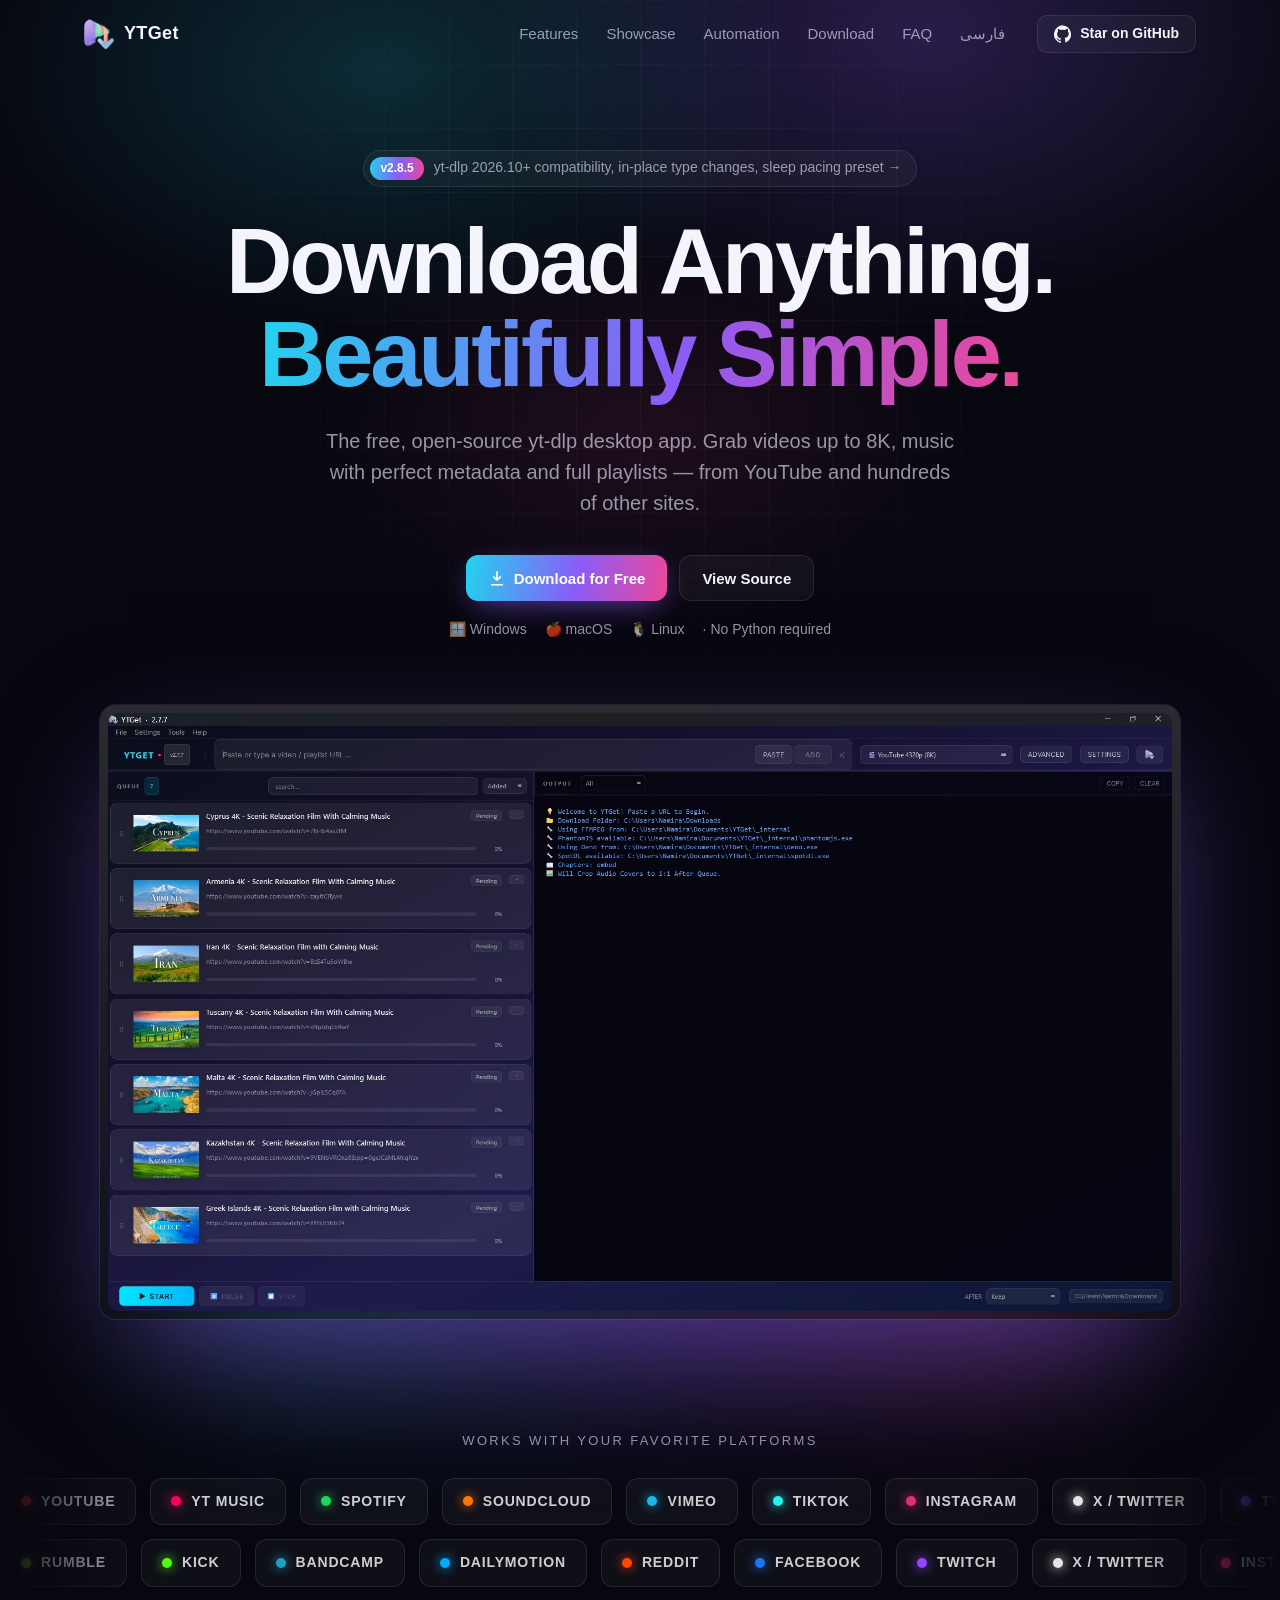
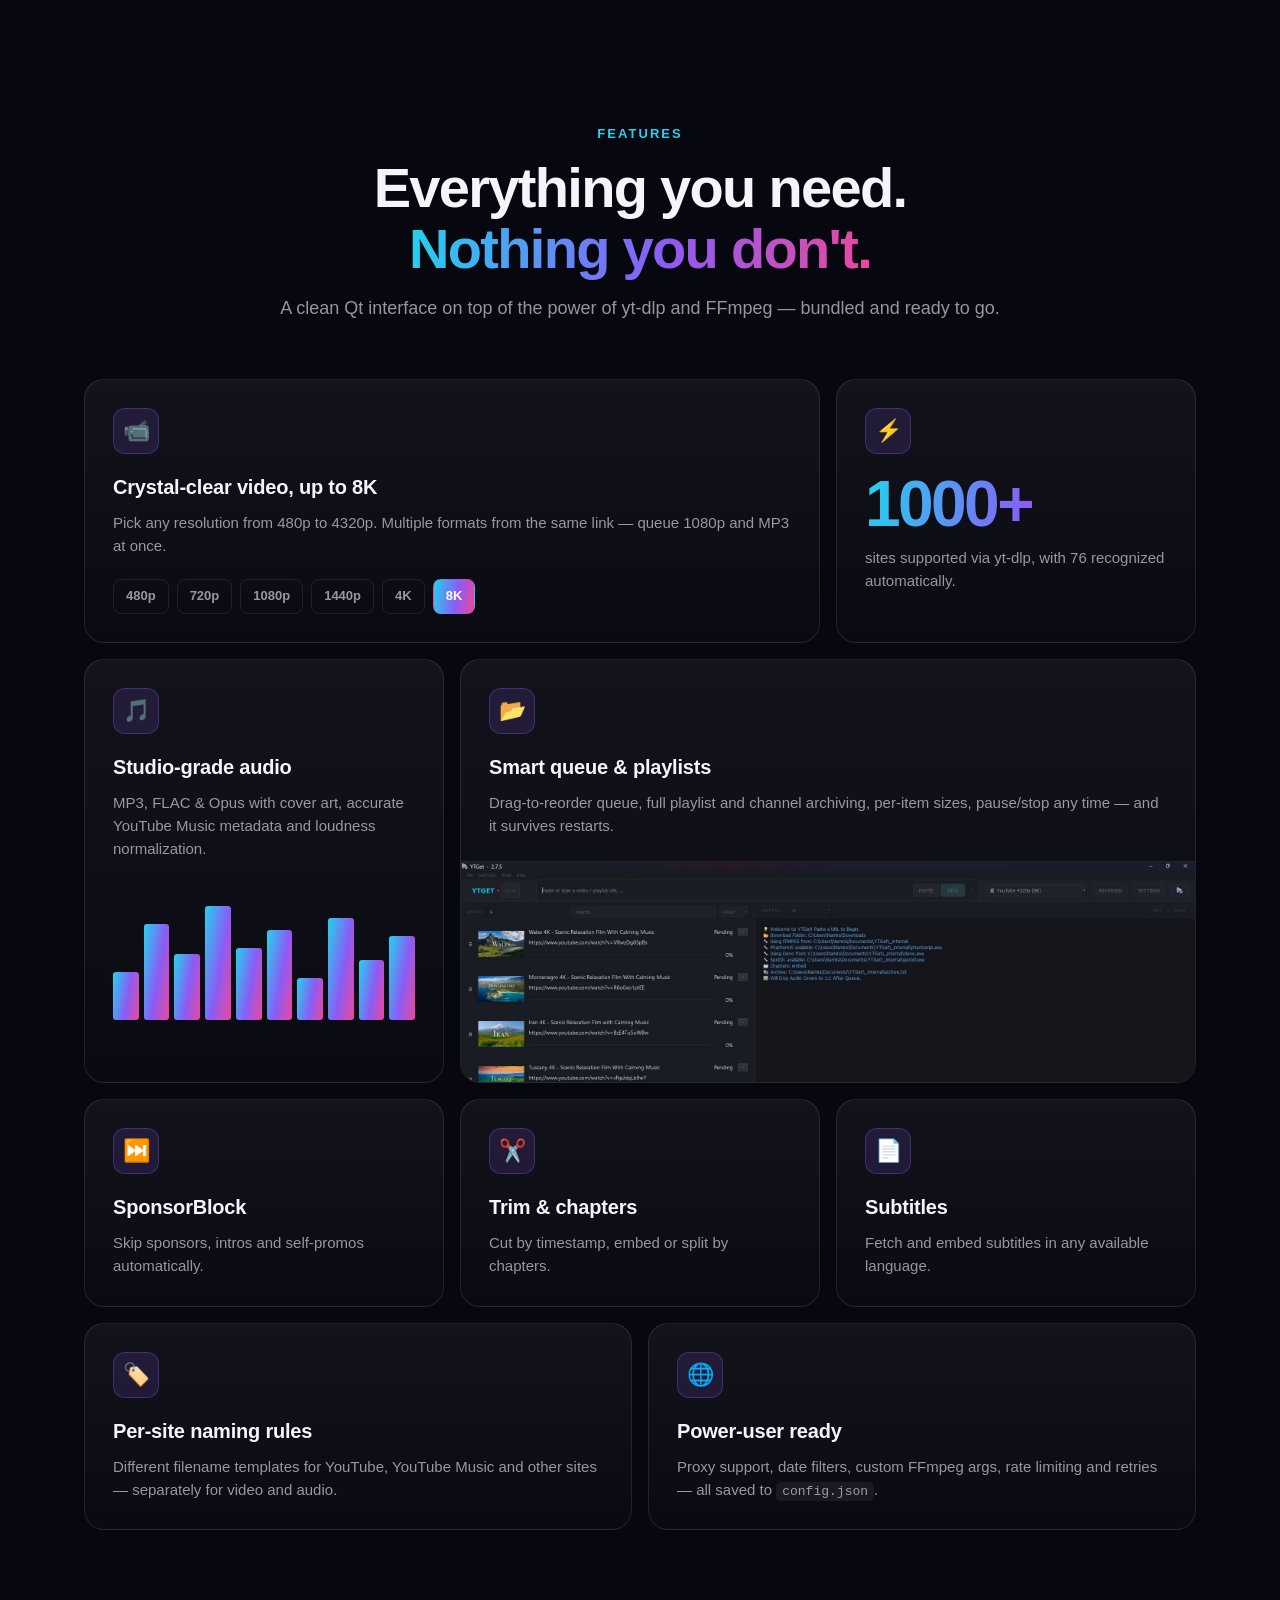
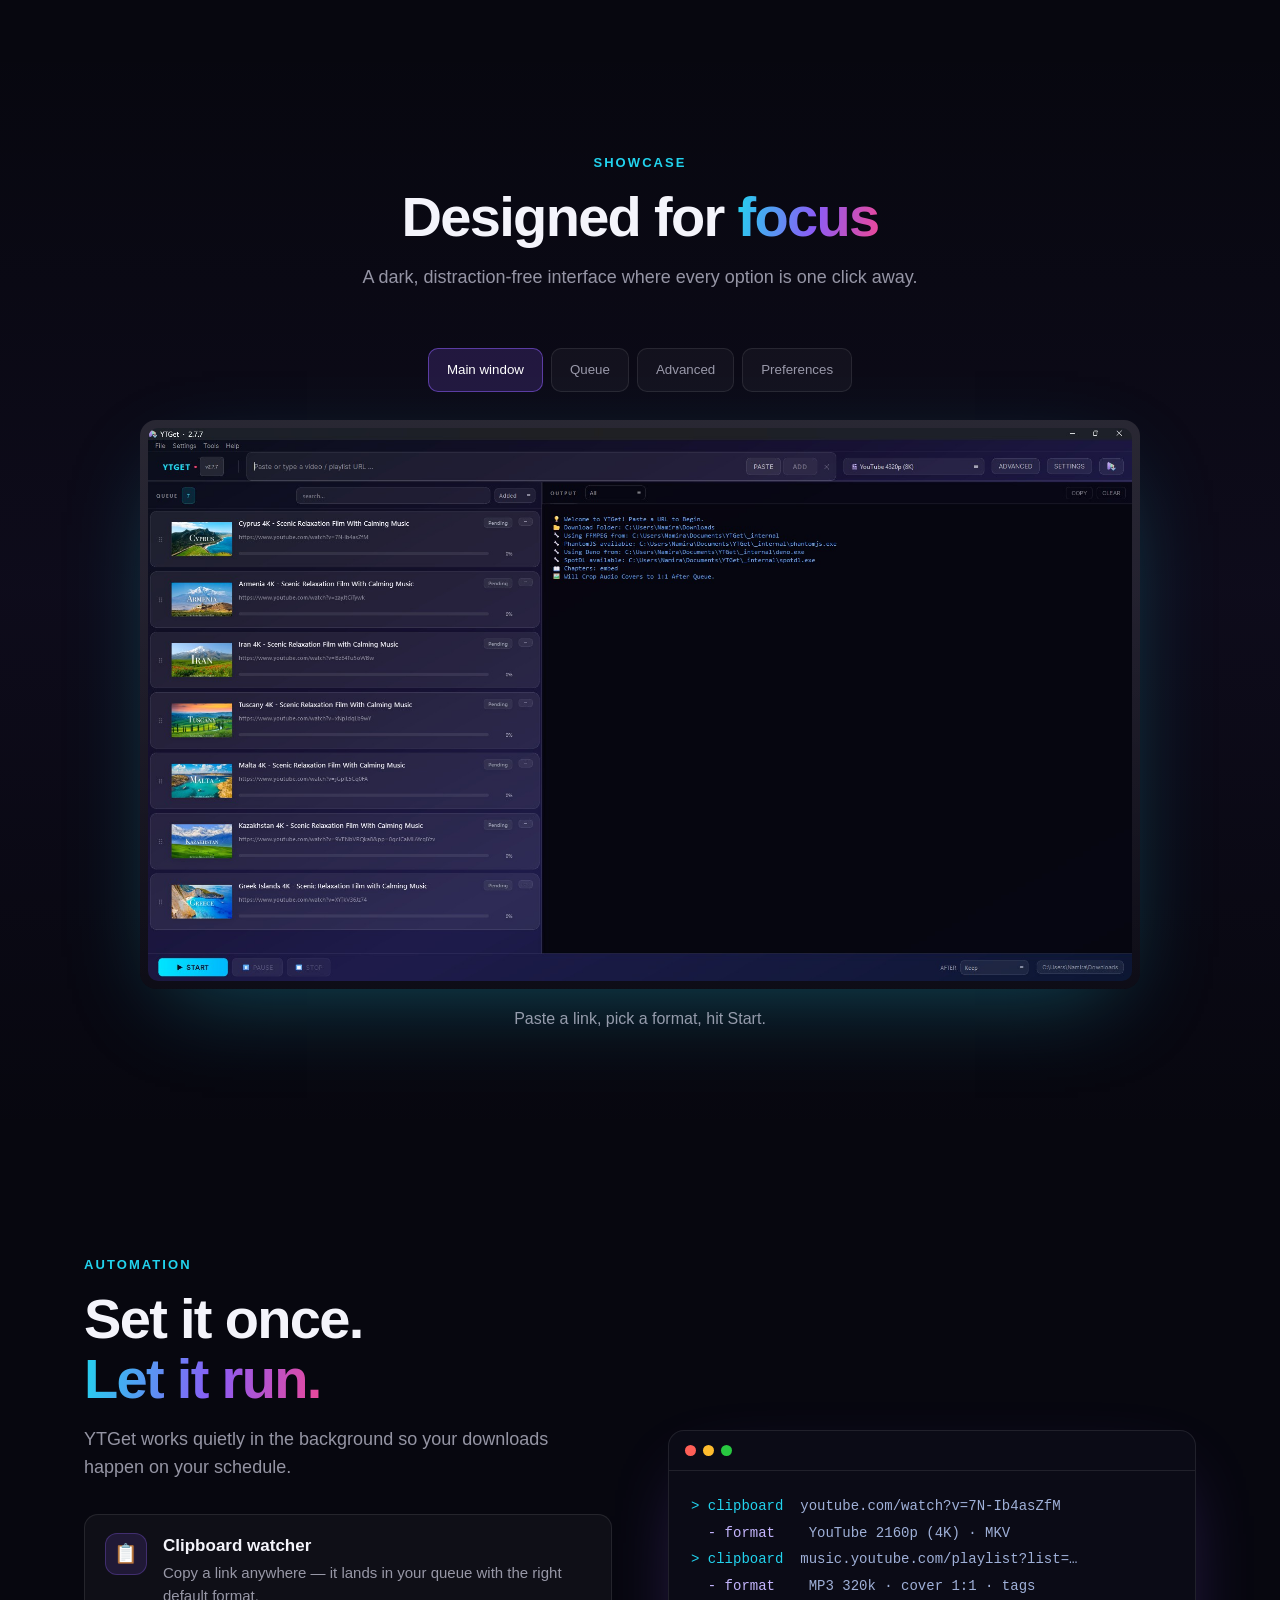
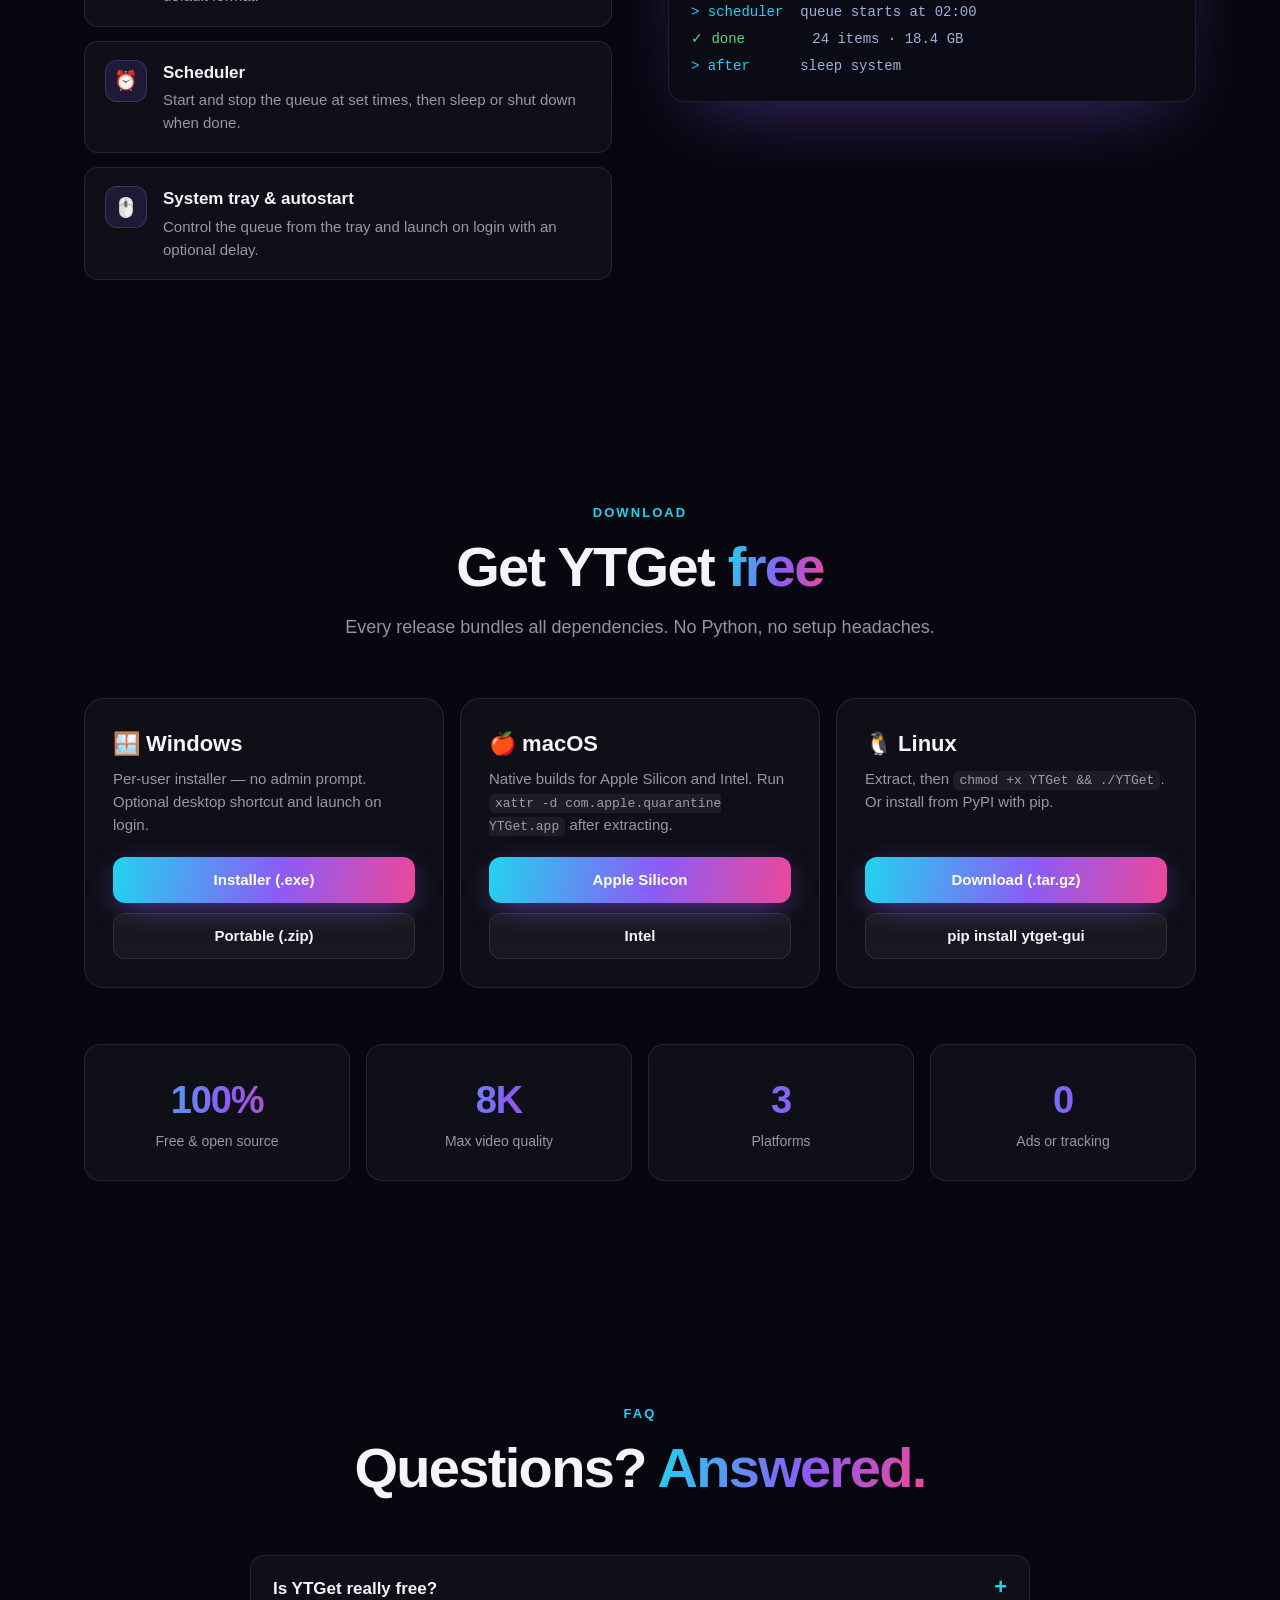
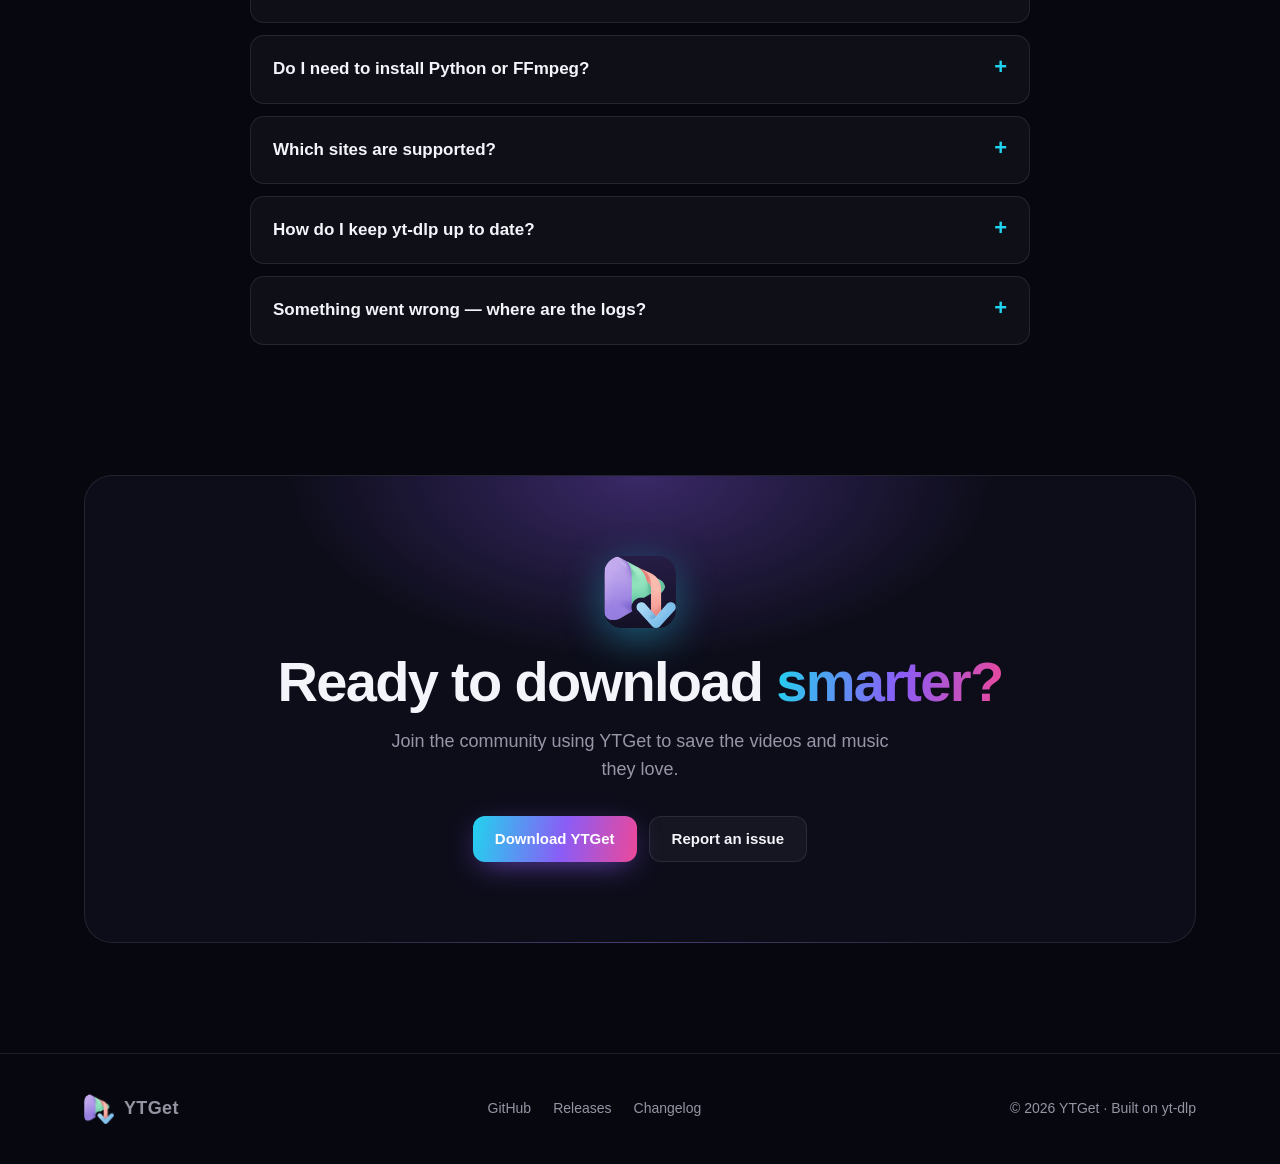
<file: docs/index.html>
<!doctype html>
<html lang="en">
<head>
<meta charset="utf-8">
<meta name="viewport" content="width=device-width,initial-scale=1">
<title>YTGet — Fast, Free & Open-Source yt-dlp Desktop Downloader</title>
<meta name="description" content="YTGet is a free, open-source yt-dlp GUI for Windows, macOS and Linux. Download video up to 8K, music with metadata, full playlists and more.">
<link rel="icon" href="favicon.ico">
<meta property="og:title" content="YTGet — Download anything. Beautifully simple.">
<meta property="og:image" content="assets/img/app-main.jpg">
<style>
:root{--bg:#07070f;--bg2:#0d0d1a;--card:rgba(255,255,255,.035);--line:rgba(255,255,255,.09);--txt:#f4f4fb;--mut:rgba(235,235,255,.62);--cy:#22d3ee;--vi:#8b5cf6;--pk:#ec4899;--grad:linear-gradient(100deg,#22d3ee 0%,#8b5cf6 55%,#ec4899 100%)}
*{box-sizing:border-box;margin:0;padding:0}
html{scroll-behavior:smooth}
body{background:var(--bg);color:var(--txt);font:16px/1.55 -apple-system,BlinkMacSystemFont,"Segoe UI",Inter,Roboto,Helvetica,Arial,sans-serif;-webkit-font-smoothing:antialiased;overflow-x:hidden}
a{color:inherit;text-decoration:none}
img{max-width:100%;height:auto;display:block}
.wrap{max-width:1160px;margin:0 auto;padding:0 24px}
.grad{background:var(--grad);-webkit-background-clip:text;background-clip:text;color:transparent}
:focus-visible{outline:2px solid var(--cy);outline-offset:3px;border-radius:6px}

/* nav */
nav{position:fixed;inset:0 0 auto;z-index:50;transition:.3s}
nav.scrolled{background:rgba(7,7,15,.72);backdrop-filter:blur(14px);border-bottom:1px solid var(--line)}
nav .wrap{display:flex;align-items:center;height:68px;gap:32px}
.brand{display:flex;align-items:center;gap:10px;font-weight:800;letter-spacing:.02em;font-size:18px}
.brand img{width:30px;height:30px;border-radius:8px}
.links{display:flex;gap:28px;margin-left:auto;font-size:15px;color:var(--mut)}
.links a:hover{color:var(--txt)}
.btn{display:inline-flex;align-items:center;justify-content:center;gap:8px;height:46px;padding:0 22px;border-radius:12px;font-weight:600;font-size:15px;transition:.2s;border:1px solid var(--line);white-space:nowrap}
.btn svg{width:18px;height:18px}
.btn-p{background:var(--grad);border:0;color:#fff;box-shadow:0 8px 30px -8px rgba(139,92,246,.7)}
.btn-p:hover{transform:translateY(-2px);box-shadow:0 14px 40px -8px rgba(139,92,246,.85)}
.btn-g{background:rgba(255,255,255,.04)}
.btn-g:hover{background:rgba(255,255,255,.09)}
.btn-sm{height:38px;padding:0 16px;font-size:14px;border-radius:10px}
.menu{display:none;background:none;border:0;color:var(--txt);width:44px;height:44px;margin-left:auto}

/* hero */
.hero{position:relative;padding:150px 0 40px;text-align:center}
.hero:before{content:"";position:absolute;inset:-200px 0 auto;height:900px;background:radial-gradient(600px 380px at 30% 30%,rgba(34,211,238,.18),transparent 70%),radial-gradient(640px 420px at 72% 26%,rgba(139,92,246,.25),transparent 70%),radial-gradient(500px 300px at 50% 70%,rgba(236,72,153,.10),transparent 70%);pointer-events:none;z-index:-1}
.hero:after{content:"";position:absolute;inset:0;background-image:linear-gradient(var(--line) 1px,transparent 1px),linear-gradient(90deg,var(--line) 1px,transparent 1px);background-size:64px 64px;mask-image:radial-gradient(ellipse 60% 50% at 50% 20%,#000 20%,transparent 75%);-webkit-mask-image:radial-gradient(ellipse 60% 50% at 50% 20%,#000 20%,transparent 75%);opacity:.35;z-index:-1;pointer-events:none}
.pill{display:inline-flex;align-items:center;gap:10px;padding:6px 14px 6px 6px;border:1px solid var(--line);border-radius:99px;background:rgba(255,255,255,.04);font-size:14px;color:var(--mut);margin-bottom:28px}
.pill b{background:var(--grad);color:#fff;border-radius:99px;padding:2px 10px;font-size:12px}
h1{font-size:clamp(44px,7.4vw,92px);line-height:1.02;letter-spacing:-.035em;font-weight:800}
.lead{max-width:640px;margin:24px auto 0;font-size:clamp(17px,2vw,20px);color:var(--mut)}
.ctas{display:flex;gap:12px;justify-content:center;flex-wrap:wrap;margin-top:36px}
.os{margin-top:18px;font-size:14px;color:var(--mut);display:flex;gap:18px;justify-content:center;flex-wrap:wrap}
.os span{display:inline-flex;gap:6px;align-items:center}
.shot{position:relative;margin:64px auto 0;max-width:1080px;perspective:1600px}
.shot .frame{border-radius:16px;padding:8px;background:linear-gradient(180deg,rgba(255,255,255,.14),rgba(255,255,255,.03));box-shadow:0 40px 120px -30px rgba(139,92,246,.55),0 0 0 1px var(--line);transform:rotateX(14deg);transition:transform 1s cubic-bezier(.2,.8,.2,1)}
.shot.in .frame{transform:rotateX(0)}
.shot img{border-radius:10px}
.shot:after{content:"";position:absolute;left:10%;right:10%;bottom:-40px;height:120px;background:var(--grad);filter:blur(90px);opacity:.35;z-index:-1}

/* marquee */
.sites{padding:72px 0 24px;text-align:center}
.sites p{font-size:13px;letter-spacing:.18em;text-transform:uppercase;color:var(--mut);margin-bottom:26px}
.marquee{overflow:hidden;mask-image:linear-gradient(90deg,transparent,#000 12%,#000 88%,transparent);-webkit-mask-image:linear-gradient(90deg,transparent,#000 12%,#000 88%,transparent)}
.track{display:flex;gap:14px;width:max-content;animation:scroll 40s linear infinite}
.marquee.rev .track{animation-direction:reverse;margin-top:14px}
.chip{display:flex;align-items:center;gap:10px;padding:12px 20px;border:1px solid var(--line);border-radius:12px;background:var(--card);font-weight:700;letter-spacing:.06em;font-size:14px;color:rgba(255,255,255,.8)}
.chip i{width:10px;height:10px;border-radius:50%;background:var(--c,#888);box-shadow:0 0 12px var(--c,#888)}
.chip.more{background:var(--grad);border:0;color:#fff}
@keyframes scroll{to{transform:translateX(-50%)}}

/* sections */
section{padding:110px 0}
.head{text-align:center;max-width:720px;margin:0 auto 56px}
.eyebrow{display:inline-block;font-size:13px;font-weight:700;letter-spacing:.16em;text-transform:uppercase;color:var(--cy);margin-bottom:14px}
h2{font-size:clamp(34px,4.6vw,56px);line-height:1.08;letter-spacing:-.03em;font-weight:800}
.head p{margin-top:16px;color:var(--mut);font-size:18px}

/* bento */
.bento{display:grid;grid-template-columns:repeat(6,1fr);gap:16px}
.card{position:relative;overflow:hidden;border:1px solid var(--line);border-radius:20px;background:linear-gradient(180deg,rgba(255,255,255,.05),rgba(255,255,255,.015));padding:28px;transition:border-color .3s,transform .3s}
.card:hover{border-color:rgba(139,92,246,.5);transform:translateY(-3px)}
.card:before{content:"";position:absolute;inset:0;background:radial-gradient(400px 200px at var(--mx,50%) var(--my,0%),rgba(139,92,246,.14),transparent 70%);opacity:0;transition:.3s;pointer-events:none}
.card:hover:before{opacity:1}
.c2{grid-column:span 2}.c3{grid-column:span 3}.c4{grid-column:span 4}
.ico{width:46px;height:46px;border-radius:12px;display:grid;place-items:center;background:rgba(139,92,246,.14);border:1px solid rgba(139,92,246,.3);margin-bottom:18px;font-size:22px}
.card h3{font-size:20px;letter-spacing:-.01em;margin-bottom:8px}
.card p{color:var(--mut);font-size:15px}
.big{font-size:64px;font-weight:800;letter-spacing:-.04em;line-height:1}
.qual{display:flex;gap:8px;flex-wrap:wrap;margin-top:22px}
.qual span{padding:6px 12px;border-radius:8px;border:1px solid var(--line);font-size:13px;font-weight:600;color:var(--mut)}
.qual span.on{background:var(--grad);color:#fff;border-color:transparent}
.card .peek{margin:24px -28px -28px;border-top:1px solid var(--line)}
.card .peek img{opacity:.9;object-fit:cover;object-position:top left;height:220px;width:100%}
.wave{display:flex;align-items:end;gap:5px;height:120px;margin-top:40px}
.wave i{flex:1;border-radius:3px;background:var(--grad);animation:bar 1.4s ease-in-out infinite;transform-origin:bottom}
@keyframes bar{50%{transform:scaleY(.3)}}

/* showcase tabs */
.tabs{display:flex;gap:8px;justify-content:center;flex-wrap:wrap;margin-bottom:28px}
.tab{height:44px;padding:0 18px;border-radius:10px;border:1px solid var(--line);background:var(--card);color:var(--mut);font:600 15px inherit;font-family:inherit;cursor:pointer}
.tab.on{color:#fff;background:rgba(139,92,246,.18);border-color:rgba(139,92,246,.55)}
.stage{max-width:1000px;margin:0 auto;border-radius:16px;padding:8px;background:linear-gradient(180deg,rgba(255,255,255,.12),rgba(255,255,255,.02));box-shadow:0 30px 90px -30px rgba(34,211,238,.35)}
.stage img{border-radius:10px;transition:opacity .35s}
.caption{text-align:center;color:var(--mut);margin-top:18px}

/* automation */
.split{display:grid;grid-template-columns:1fr 1fr;gap:56px;align-items:center}
.list{display:grid;gap:14px;margin-top:32px}
.row{display:flex;gap:16px;padding:18px 20px;border:1px solid var(--line);border-radius:14px;background:var(--card)}
.row .ico{margin:0;flex:none;width:42px;height:42px;font-size:19px}
.row h4{font-size:17px;margin-bottom:2px}
.row p{color:var(--mut);font-size:15px}
.term{border:1px solid var(--line);border-radius:16px;background:#0b0b16;overflow:hidden;box-shadow:0 30px 80px -30px rgba(139,92,246,.45)}
.term .bar{display:flex;gap:7px;padding:14px 16px;border-bottom:1px solid var(--line)}
.term .bar i{width:11px;height:11px;border-radius:50%;background:#ff5f57}.term .bar i:nth-child(2){background:#febc2e}.term .bar i:nth-child(3){background:#28c840}
.term pre{padding:22px;font:14px/1.9 Menlo,Consolas,monospace;color:#9fb0d8;white-space:pre-wrap}
.term .k{color:var(--cy)}.term .v{color:#c4b5fd}.term .ok{color:#4ade80}

/* install */
.os-grid{display:grid;grid-template-columns:repeat(3,1fr);gap:16px}
.os-card{border:1px solid var(--line);border-radius:20px;padding:28px;background:var(--card);display:flex;flex-direction:column}
.os-card h3{font-size:22px;display:flex;align-items:center;gap:10px;margin-bottom:6px}
.os-card h3 svg{width:24px;height:24px}
.os-card p{color:var(--mut);font-size:15px;margin-bottom:20px}
.os-card .btns{display:grid;gap:10px;margin-top:auto}
code{font:13px Menlo,Consolas,monospace;background:rgba(255,255,255,.06);padding:2px 6px;border-radius:5px}

/* stats */
.stats{display:grid;grid-template-columns:repeat(4,1fr);gap:16px;margin-top:56px}
.stat{text-align:center;padding:26px;border:1px solid var(--line);border-radius:16px;background:var(--card)}
.stat b{display:block;font-size:38px;letter-spacing:-.03em}
.stat span{color:var(--mut);font-size:14px}

/* faq */
.faq{max-width:780px;margin:0 auto;display:grid;gap:12px}
details{border:1px solid var(--line);border-radius:14px;background:var(--card);padding:0 22px}
summary{cursor:pointer;list-style:none;padding:20px 0;font-weight:600;font-size:17px;display:flex;justify-content:space-between;gap:16px}
summary::-webkit-details-marker{display:none}
summary:after{content:"+";font-size:22px;line-height:1;color:var(--cy);transition:.2s}
details[open] summary:after{transform:rotate(45deg)}
details p{color:var(--mut);padding:0 0 20px}

/* cta */
.cta{position:relative;text-align:center;border:1px solid var(--line);border-radius:28px;padding:80px 24px;overflow:hidden;background:radial-gradient(500px 260px at 50% 0%,rgba(139,92,246,.35),transparent 70%),var(--bg2)}
.cta img{width:72px;height:72px;margin:0 auto 24px;border-radius:18px;box-shadow:0 10px 40px rgba(34,211,238,.4)}
.cta p{color:var(--mut);margin:16px auto 32px;max-width:520px;font-size:18px}

footer{border-top:1px solid var(--line);padding:40px 0;color:var(--mut);font-size:14px}
footer .wrap{display:flex;justify-content:space-between;gap:20px;flex-wrap:wrap;align-items:center}
footer .fl{display:flex;gap:22px}
footer a:hover{color:var(--txt)}

.reveal{opacity:0;transform:translateY(24px);transition:opacity .8s,transform .8s}
.reveal.in{opacity:1;transform:none}

@media (max-width:920px){
 .bento{grid-template-columns:1fr 1fr}.c2,.c3,.c4{grid-column:span 2}
 .split{grid-template-columns:1fr}.os-grid{grid-template-columns:1fr}.stats{grid-template-columns:1fr 1fr}
 .links,.nav-cta{display:none}.menu{display:block}
 nav.open .links{display:flex;position:absolute;top:68px;left:0;right:0;flex-direction:column;gap:0;background:rgba(7,7,15,.97);border-bottom:1px solid var(--line);padding:8px 24px}
 nav.open .links a{padding:14px 0;border-bottom:1px solid var(--line)}
 section{padding:80px 0}
}
@media (max-width:560px){.bento{grid-template-columns:1fr}.c2,.c3,.c4{grid-column:span 1}.hero{padding-top:120px}.btn{width:100%}.ctas{flex-direction:column}}
@media (prefers-reduced-motion:reduce){*{animation:none!important;transition:none!important}.reveal{opacity:1;transform:none}.shot .frame{transform:none}}
</style>
</head>
<body>

<nav id="nav">
 <div class="wrap">
  <a class="brand" href="#"><img src="assets/img/logo.png" alt="">YTGet</a>
  <div class="links">
   <a href="#features">Features</a><a href="#showcase">Showcase</a><a href="#automation">Automation</a><a href="#download">Download</a><a href="#faq">FAQ</a><a href="fa.html" lang="fa">فارسی</a>
  </div>
  <a class="btn btn-g btn-sm nav-cta" href="https://github.com/ErfanNamira/ytget-gui" target="_blank" rel="noopener"><svg viewBox="0 0 24 24" fill="currentColor"><path d="M12 .5a12 12 0 0 0-3.8 23.4c.6.1.8-.3.8-.6v-2.2c-3.3.7-4-1.4-4-1.4-.6-1.4-1.4-1.8-1.4-1.8-1-.7.1-.7.1-.7 1.2.1 1.8 1.2 1.8 1.2 1 1.8 2.8 1.3 3.5 1 .1-.8.4-1.3.7-1.6-2.7-.3-5.5-1.3-5.5-6 0-1.2.5-2.3 1.2-3.1-.1-.3-.5-1.5.1-3.2 0 0 1-.3 3.3 1.2a11.5 11.5 0 0 1 6 0C17.3 4.7 18.3 5 18.3 5c.7 1.7.2 2.9.1 3.2.8.8 1.2 1.9 1.2 3.1 0 4.6-2.8 5.6-5.5 5.9.4.4.8 1.1.8 2.2v3.3c0 .3.2.7.8.6A12 12 0 0 0 12 .5z"/></svg>Star on GitHub</a>
  <button class="menu" aria-label="Open menu" onclick="nav.classList.toggle('open')"><svg viewBox="0 0 24 24" width="24" height="24" stroke="currentColor" fill="none" stroke-width="2"><path d="M4 7h16M4 12h16M4 17h16"/></svg></button>
 </div>
</nav>

<header class="hero">
 <div class="wrap">
  <a class="pill" href="https://github.com/ErfanNamira/ytget-gui/releases/latest" target="_blank" rel="noopener"><b>v2.8.5</b> yt-dlp 2026.10+ compatibility, in-place type changes, sleep pacing preset →</a>
  <h1>Download Anything.<br><span class="grad">Beautifully Simple.</span></h1>
  <p class="lead">The free, open-source yt-dlp desktop app. Grab videos up to 8K, music with perfect metadata and full playlists — from YouTube and hundreds of other sites.</p>
  <div class="ctas">
   <a class="btn btn-p" href="#download"><svg viewBox="0 0 24 24" fill="none" stroke="currentColor" stroke-width="2.2"><path d="M12 3v12m0 0-5-5m5 5 5-5M4 21h16"/></svg>Download for Free</a>
   <a class="btn btn-g" href="https://github.com/ErfanNamira/ytget-gui" target="_blank" rel="noopener">View Source</a>
  </div>
  <div class="os"><span>🪟 Windows</span><span>🍎 macOS</span><span>🐧 Linux</span><span>· No Python required</span></div>
  <div class="shot" id="shot"><div class="frame"><img src="assets/img/app-main.jpg" alt="YTGet main window with download queue" width="1600" height="900"></div></div>
 </div>
</header>

<div class="sites">
 <p>Works with your favorite platforms</p>
 <div class="marquee"><div class="track" id="t1"></div></div>
 <div class="marquee rev"><div class="track" id="t2"></div></div>
</div>

<section id="features">
 <div class="wrap">
  <div class="head reveal"><span class="eyebrow">Features</span><h2>Everything you need.<br><span class="grad">Nothing you don't.</span></h2><p>A clean Qt interface on top of the power of yt-dlp and FFmpeg — bundled and ready to go.</p></div>
  <div class="bento">
   <div class="card c4 reveal">
    <div class="ico">📹</div><h3>Crystal-clear video, up to 8K</h3><p>Pick any resolution from 480p to 4320p. Multiple formats from the same link — queue 1080p and MP3 at once.</p>
    <div class="qual"><span>480p</span><span>720p</span><span>1080p</span><span>1440p</span><span>4K</span><span class="on">8K</span></div>
   </div>
   <div class="card c2 reveal"><div class="ico">⚡</div><div class="big grad">1000+</div><p style="margin-top:10px">sites supported via yt-dlp, with 76 recognized automatically.</p></div>
   <div class="card c2 reveal">
    <div class="ico">🎵</div><h3>Studio-grade audio</h3><p>MP3, FLAC & Opus with cover art, accurate YouTube Music metadata and loudness normalization.</p>
    <div class="wave"><i style="height:40%"></i><i style="height:80%;animation-delay:.1s"></i><i style="height:55%;animation-delay:.2s"></i><i style="height:95%;animation-delay:.3s"></i><i style="height:60%;animation-delay:.4s"></i><i style="height:75%;animation-delay:.5s"></i><i style="height:35%;animation-delay:.6s"></i><i style="height:85%;animation-delay:.7s"></i><i style="height:50%;animation-delay:.8s"></i><i style="height:70%;animation-delay:.9s"></i></div>
   </div>
   <div class="card c4 reveal">
    <div class="ico">📂</div><h3>Smart queue & playlists</h3><p>Drag-to-reorder queue, full playlist and channel archiving, per-item sizes, pause/stop any time — and it survives restarts.</p>
    <div class="peek"><img src="assets/img/app-queue.jpg" alt="Download queue"></div>
   </div>
   <div class="card c2 reveal"><div class="ico">⏭️</div><h3>SponsorBlock</h3><p>Skip sponsors, intros and self-promos automatically.</p></div>
   <div class="card c2 reveal"><div class="ico">✂️</div><h3>Trim & chapters</h3><p>Cut by timestamp, embed or split by chapters.</p></div>
   <div class="card c2 reveal"><div class="ico">📄</div><h3>Subtitles</h3><p>Fetch and embed subtitles in any available language.</p></div>
   <div class="card c3 reveal"><div class="ico">🏷️</div><h3>Per-site naming rules</h3><p>Different filename templates for YouTube, YouTube Music and other sites — separately for video and audio.</p></div>
   <div class="card c3 reveal"><div class="ico">🌐</div><h3>Power-user ready</h3><p>Proxy support, date filters, custom FFmpeg args, rate limiting and retries — all saved to <code>config.json</code>.</p></div>
  </div>
 </div>
</section>

<section id="showcase" style="background:linear-gradient(180deg,transparent,rgba(139,92,246,.05),transparent)">
 <div class="wrap">
  <div class="head reveal"><span class="eyebrow">Showcase</span><h2>Designed for <span class="grad">focus</span></h2><p>A dark, distraction-free interface where every option is one click away.</p></div>
  <div class="tabs" role="tablist">
   <button class="tab on" data-i="0" role="tab">Main window</button><button class="tab" data-i="1" role="tab">Queue</button><button class="tab" data-i="2" role="tab">Advanced</button><button class="tab" data-i="3" role="tab">Preferences</button>
  </div>
  <div class="stage reveal"><img id="stageImg" src="assets/img/app-main.jpg" alt="YTGet screenshot"></div>
  <p class="caption" id="cap">Paste a link, pick a format, hit Start.</p>
 </div>
</section>

<section id="automation">
 <div class="wrap split">
  <div class="reveal">
   <span class="eyebrow">Automation</span>
   <h2>Set it once.<br><span class="grad">Let it run.</span></h2>
   <p style="color:var(--mut);font-size:18px;margin-top:16px">YTGet works quietly in the background so your downloads happen on your schedule.</p>
   <div class="list">
    <div class="row"><div class="ico">📋</div><div><h4>Clipboard watcher</h4><p>Copy a link anywhere — it lands in your queue with the right default format.</p></div></div>
    <div class="row"><div class="ico">⏰</div><div><h4>Scheduler</h4><p>Start and stop the queue at set times, then sleep or shut down when done.</p></div></div>
    <div class="row"><div class="ico">🖱️</div><div><h4>System tray &amp; autostart</h4><p>Control the queue from the tray and launch on login with an optional delay.</p></div></div>
   </div>
  </div>
  <div class="term reveal">
   <div class="bar"><i></i><i></i><i></i></div>
<pre><span class="k">&gt; clipboard</span>  youtube.com/watch?v=7N-Ib4asZfM
<span class="v">  - format</span>    YouTube 2160p (4K) · MKV
<span class="k">&gt; clipboard</span>  music.youtube.com/playlist?list=…
<span class="v">  - format</span>    MP3 320k · cover 1:1 · tags
<span class="k">&gt; scheduler</span>  queue starts at 02:00
<span class="ok">✓ done</span>        24 items · 18.4 GB
<span class="k">&gt; after</span>      sleep system</pre>
  </div>
 </div>
</section>

<section id="download">
 <div class="wrap">
  <div class="head reveal"><span class="eyebrow">Download</span><h2>Get YTGet <span class="grad">free</span></h2><p>Every release bundles all dependencies. No Python, no setup headaches.</p></div>
  <div class="os-grid">
   <div class="os-card reveal">
    <h3>🪟 Windows</h3><p>Per-user installer — no admin prompt. Optional desktop shortcut and launch on login.</p>
    <div class="btns">
     <a class="btn btn-p" href="https://github.com/ErfanNamira/ytget-gui/releases/latest" target="_blank" rel="noopener">Installer (.exe)</a>
     <a class="btn btn-g" href="https://github.com/ErfanNamira/ytget-gui/releases/latest/download/YTGet-windows.zip">Portable (.zip)</a>
    </div>
   </div>
   <div class="os-card reveal">
    <h3>🍎 macOS</h3><p>Native builds for Apple Silicon and Intel. Run <code>xattr -d com.apple.quarantine YTGet.app</code> after extracting.</p>
    <div class="btns">
     <a class="btn btn-p" href="https://github.com/ErfanNamira/ytget-gui/releases/latest/download/YTGet-macOS-arm64.tar.gz">Apple Silicon</a>
     <a class="btn btn-g" href="https://github.com/ErfanNamira/ytget-gui/releases/latest/download/YTGet-macOS-x86_64.tar.gz">Intel</a>
    </div>
   </div>
   <div class="os-card reveal">
    <h3>🐧 Linux</h3><p>Extract, then <code>chmod +x YTGet &amp;&amp; ./YTGet</code>. Or install from PyPI with pip.</p>
    <div class="btns">
     <a class="btn btn-p" href="https://github.com/ErfanNamira/ytget-gui/releases/latest/download/YTGet-linux.tar.gz">Download (.tar.gz)</a>
     <a class="btn btn-g" href="https://pypi.org/project/ytget-gui/" target="_blank" rel="noopener">pip install ytget-gui</a>
    </div>
   </div>
  </div>
  <div class="stats">
   <div class="stat reveal"><b class="grad">100%</b><span>Free &amp; open source</span></div>
   <div class="stat reveal"><b class="grad">8K</b><span>Max video quality</span></div>
   <div class="stat reveal"><b class="grad">3</b><span>Platforms</span></div>
   <div class="stat reveal"><b class="grad">0</b><span>Ads or tracking</span></div>
  </div>
 </div>
</section>

<section id="faq">
 <div class="wrap">
  <div class="head reveal"><span class="eyebrow">FAQ</span><h2>Questions? <span class="grad">Answered.</span></h2></div>
  <div class="faq">
   <details class="reveal"><summary>Is YTGet really free?</summary><p>Yes. YTGet is fully open source under its GitHub license — no ads, no paywalls, no tracking.</p></details>
   <details class="reveal"><summary>Do I need to install Python or FFmpeg?</summary><p>No. Every release ships with everything bundled. Just download, extract (or install) and run.</p></details>
   <details class="reveal"><summary>Which sites are supported?</summary><p>Anything yt-dlp supports — YouTube, YouTube Music, SoundCloud, Vimeo, TikTok, Instagram, X, Twitch and many more. Spotify links are handled via spotDL.</p></details>
   <details class="reveal"><summary>How do I keep yt-dlp up to date?</summary><p>Use <b>Help → Check yt-dlp Update</b> from the menu bar. The built-in update manager handles the rest.</p></details>
   <details class="reveal"><summary>Something went wrong — where are the logs?</summary><p>Open <b>Help → Open Logs Folder</b>. Attach <code>ytget.log</code> and <code>crash.log</code> when you open an issue on GitHub.</p></details>
  </div>
 </div>
</section>

<section style="padding-top:20px">
 <div class="wrap">
  <div class="cta reveal">
   <img src="assets/img/logo.png" alt="">
   <h2>Ready to download <span class="grad">smarter?</span></h2>
   <p>Join the community using YTGet to save the videos and music they love.</p>
   <div class="ctas" style="margin-top:0"><a class="btn btn-p" href="#download">Download YTGet</a><a class="btn btn-g" href="https://github.com/ErfanNamira/ytget-gui/issues" target="_blank" rel="noopener">Report an issue</a></div>
  </div>
 </div>
</section>

<footer>
 <div class="wrap">
  <a class="brand" href="#"><img src="assets/img/logo.png" alt="">YTGet</a>
  <div class="fl"><a href="https://github.com/ErfanNamira/ytget-gui" target="_blank" rel="noopener">GitHub</a><a href="https://github.com/ErfanNamira/ytget-gui/releases" target="_blank" rel="noopener">Releases</a><a href="https://github.com/ErfanNamira/ytget-gui/blob/main/CHANGELOG.md" target="_blank" rel="noopener">Changelog</a></div>
  <span>© <span id="yr"></span> YTGet · Built on yt-dlp</span>
 </div>
</footer>

<script>
const nav=document.getElementById('nav');
addEventListener('scroll',()=>nav.classList.toggle('scrolled',scrollY>20),{passive:true});
document.querySelectorAll('.links a').forEach(a=>a.onclick=()=>nav.classList.remove('open'));
document.getElementById('yr').textContent=new Date().getFullYear();

const sites=[["YOUTUBE","#ff3b3b"],["YT MUSIC","#ff0055"],["SPOTIFY","#1ed760"],["SOUNDCLOUD","#ff7700"],["VIMEO","#1ab7ea"],["TIKTOK","#25f4ee"],["INSTAGRAM","#e1306c"],["X / TWITTER","#e5e5e5"],["TWITCH","#9146ff"],["FACEBOOK","#1877f2"],["REDDIT","#ff4500"],["DAILYMOTION","#00aaff"],["BANDCAMP","#1da0c3"],["KICK","#53fc18"],["RUMBLE","#85c742"]];
function fill(el,list){const h=list.map(([n,c])=>`<div class="chip"><i style="--c:${c}"></i>${n}</div>`).join('')+'<div class="chip more">+1000 MORE</div>';el.innerHTML=h+h}
fill(t1,sites);fill(t2,[...sites].reverse());

const io=new IntersectionObserver(es=>es.forEach(e=>{if(e.isIntersecting){e.target.classList.add('in');io.unobserve(e.target)}}),{threshold:.12});
document.querySelectorAll('.reveal,#shot').forEach(el=>io.observe(el));

document.querySelectorAll('.card').forEach(c=>c.addEventListener('pointermove',e=>{const r=c.getBoundingClientRect();c.style.setProperty('--mx',e.clientX-r.left+'px');c.style.setProperty('--my',e.clientY-r.top+'px')}));

const shots=[["app-main.jpg","Paste a link, pick a format, hit Start."],["app-queue.jpg","Track every download with live progress and sizes."],["app-advanced.jpg","Trim, pick playlist items and tweak per-item options."],["app-prefs.jpg","Fine-tune output, naming, network and automation."]];
document.querySelectorAll('.tab').forEach(t=>t.onclick=()=>{document.querySelectorAll('.tab').forEach(x=>x.classList.remove('on'));t.classList.add('on');const [s,c]=shots[t.dataset.i];stageImg.style.opacity=0;setTimeout(()=>{stageImg.src='assets/img/'+s;cap.textContent=c;stageImg.style.opacity=1},200)});
</script>
</body>
</html>
</file>
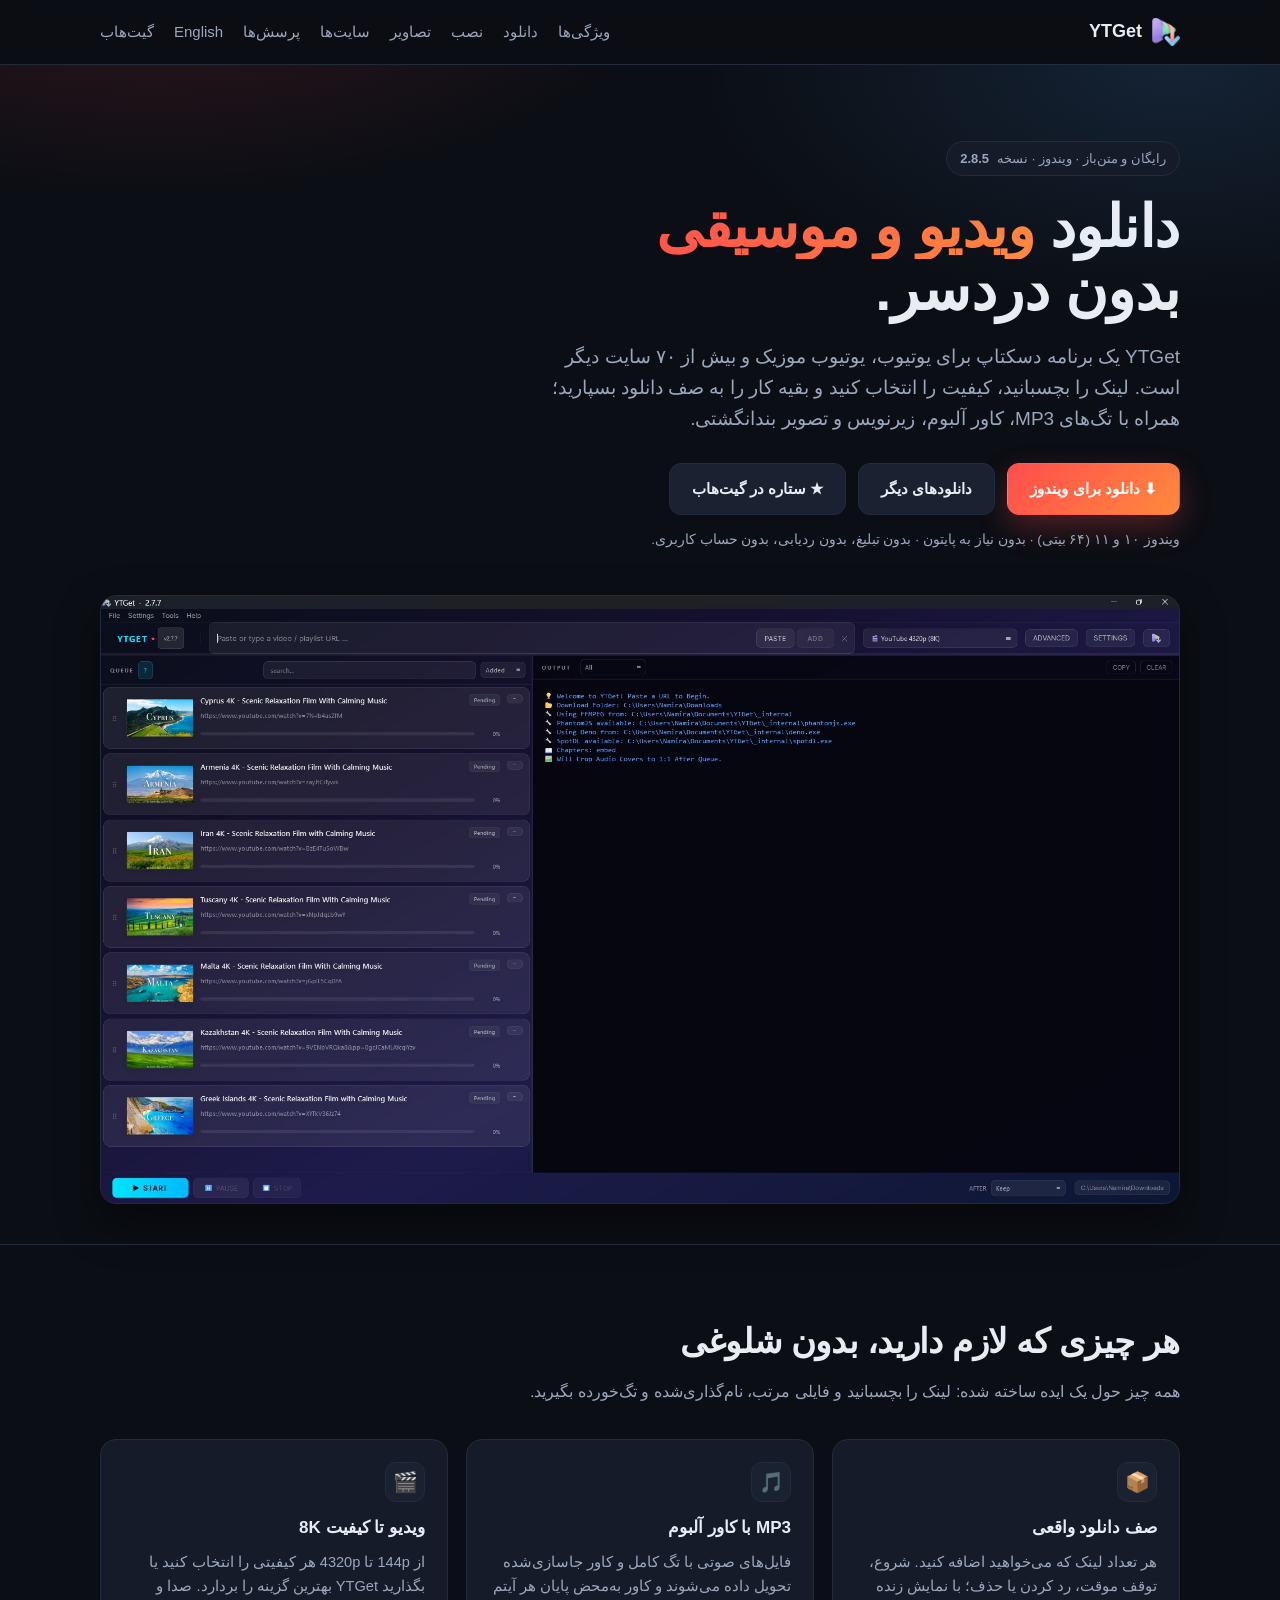
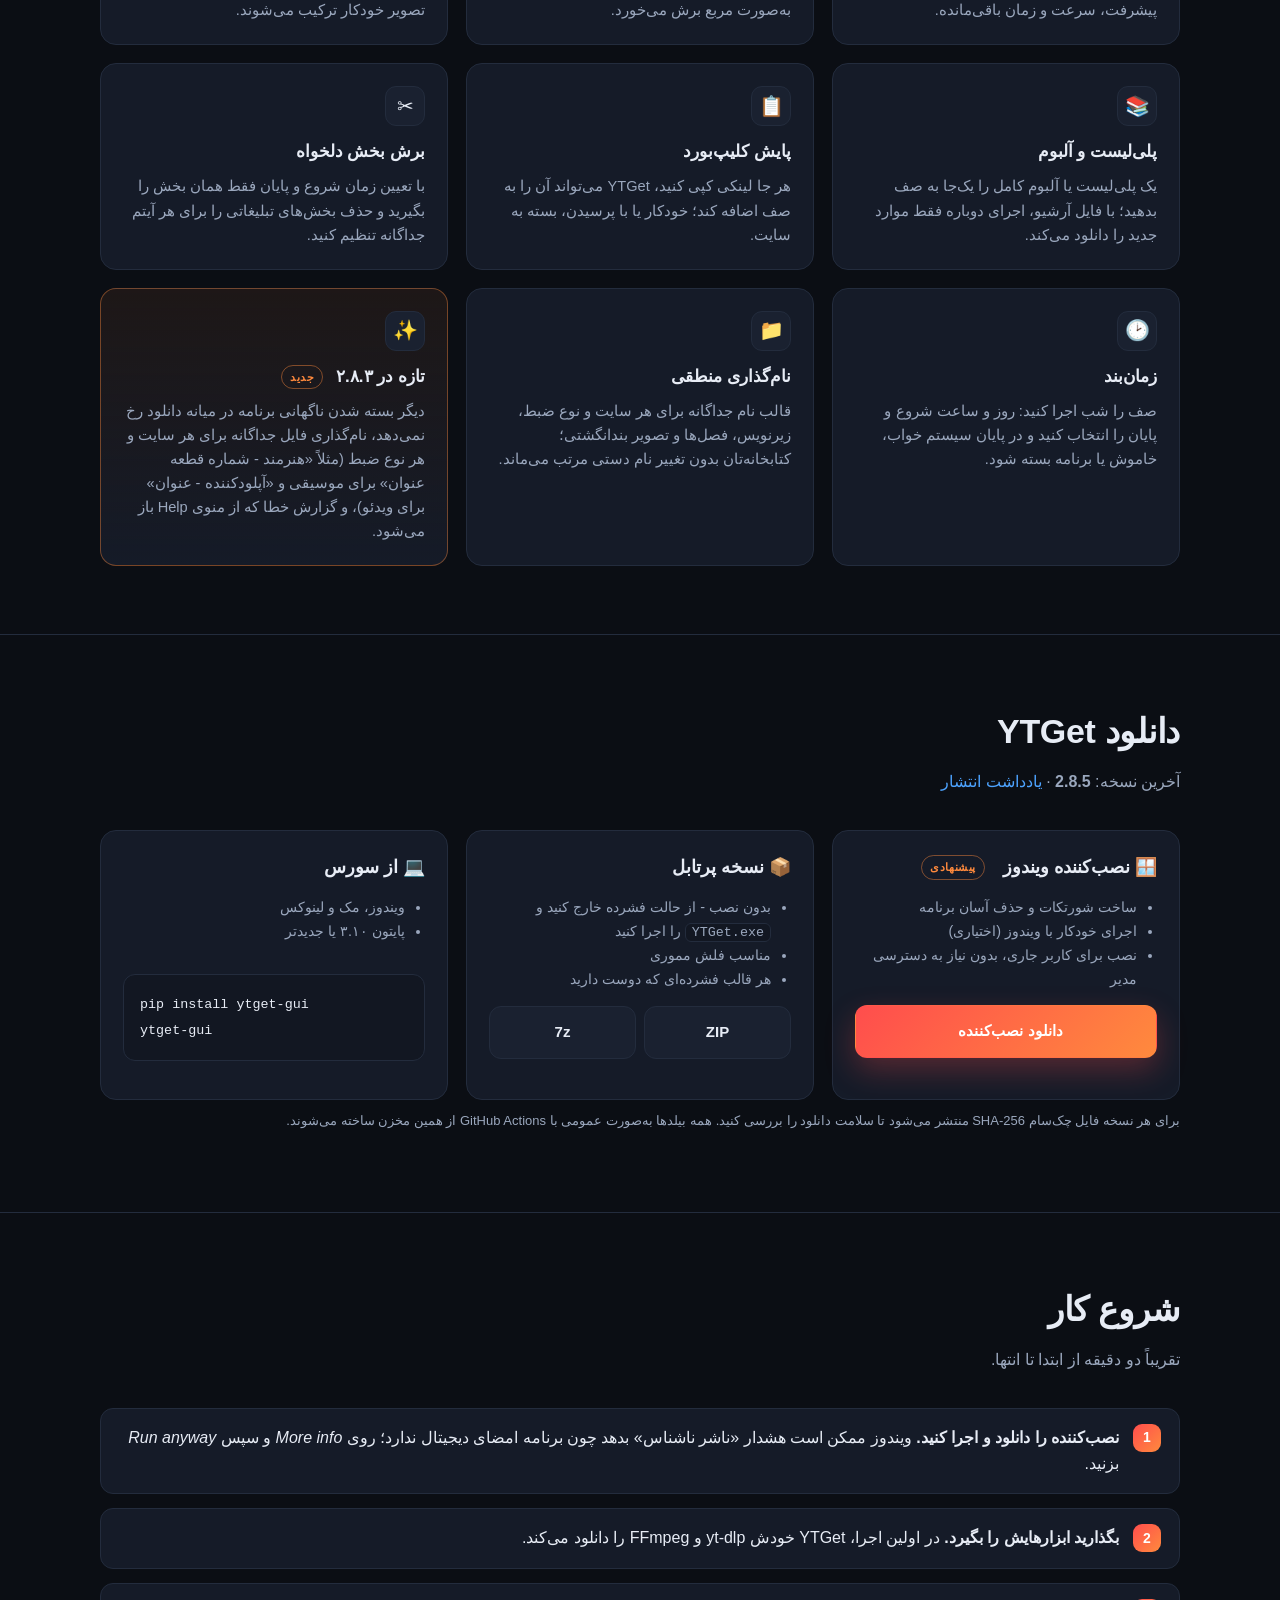
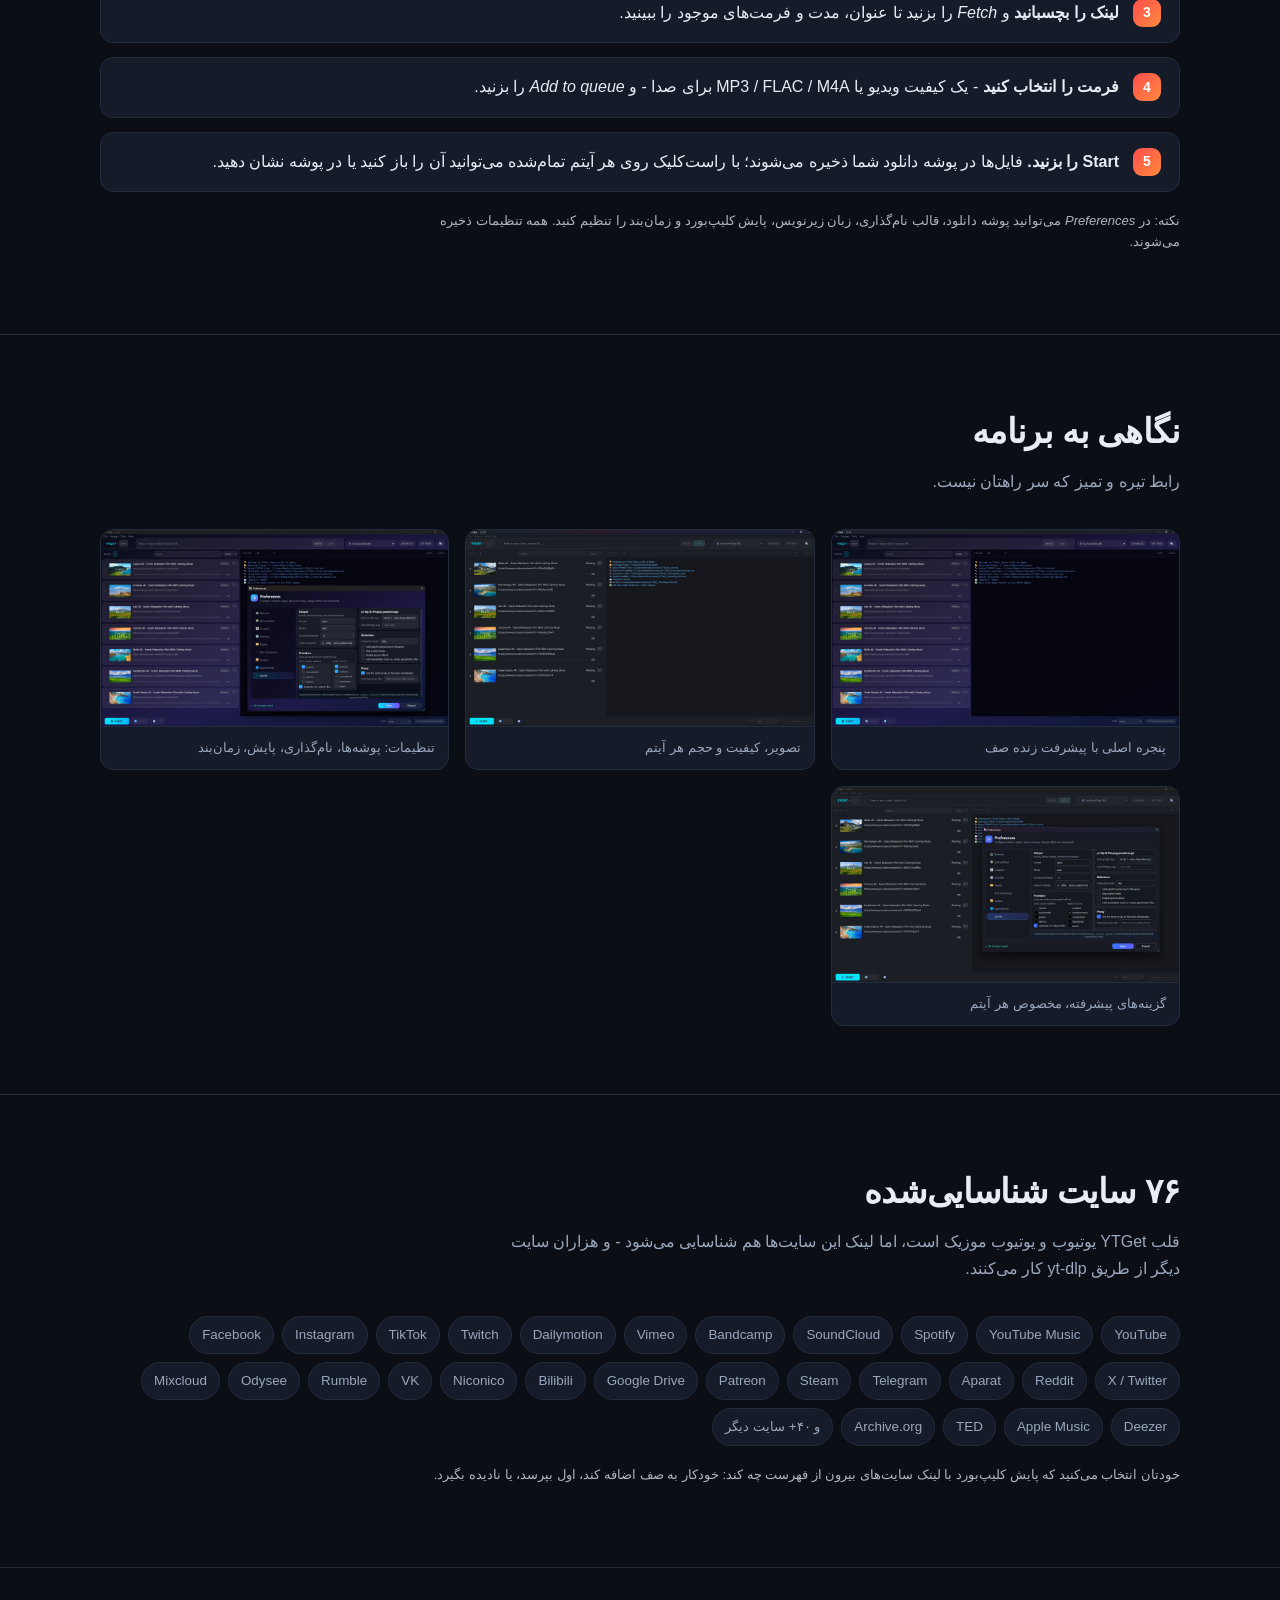
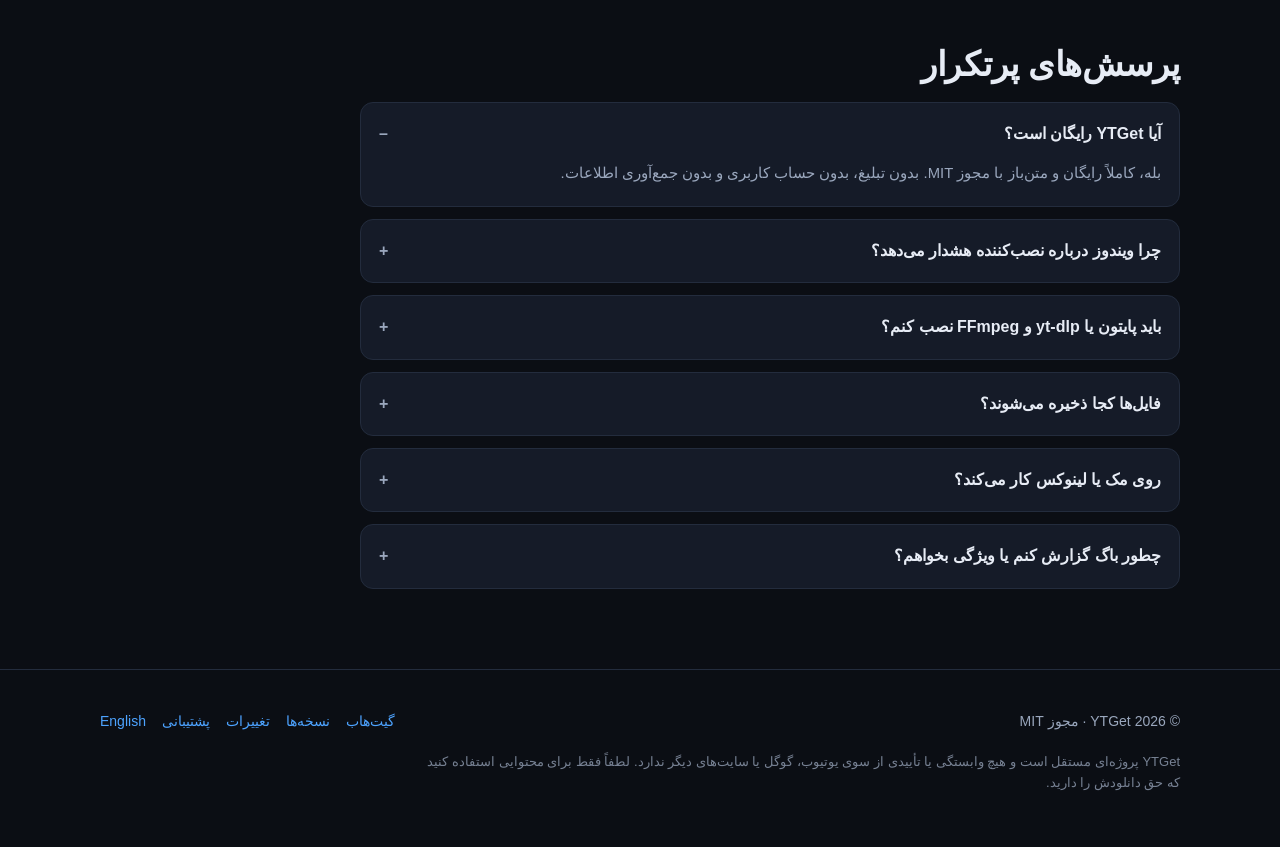
<file: docs/fa.html>
<!DOCTYPE html>
<html lang="fa" dir="rtl">
<head>
<meta charset="utf-8" />
<meta name="viewport" content="width=device-width, initial-scale=1" />
<title>YTGet - دانلودر سریع و ساده ویدیو و موسیقی برای ویندوز</title>
<meta name="description" content="YTGet یک برنامه رایگان و متن‌باز برای دانلود از یوتیوب، یوتیوب موزیک و ۷۰+ سایت دیگر است. صف دانلود، MP3 با کاور، زیرنویس و نام‌گذاری مرتب." />
<meta name="theme-color" content="#0b0e14" />
<link rel="icon" href="favicon.ico" sizes="any" />
<link rel="canonical" href="https://erfannamira.github.io/ytget-gui/fa.html" />
<link rel="stylesheet" href="assets/css/style.css" />
</head>
<body class="rtl">
<a class="skip" href="#main">رفتن به محتوا</a>

<header class="nav">
  <div class="wrap nav-inner">
    <a class="brand" href="fa.html">
      <img src="assets/img/logo.png" alt="" width="28" height="28" />
      YTGet
    </a>
    <button class="nav-toggle" type="button" aria-expanded="false" aria-label="منو">&#9776;</button>
    <nav class="nav-links">
      <a href="#features">ویژگی‌ها</a>
      <a href="#download">دانلود</a>
      <a href="#install">نصب</a>
      <a href="#screenshots">تصاویر</a>
      <a href="#sites">سایت‌ها</a>
      <a href="#faq">پرسش‌ها</a>
      <a href="./" lang="en">English</a>
      <a href="https://github.com/ErfanNamira/ytget-gui">گیت‌هاب</a>
    </nav>
  </div>
</header>

<main id="main">

<section class="hero" style="border-top:0">
  <div class="wrap">
    <span class="pill">رایگان و متن‌باز &middot; ویندوز &middot; نسخه <strong data-version>2.8.5</strong></span>
    <h1>دانلود <span>ویدیو و موسیقی</span><br />بدون دردسر.</h1>
    <p class="lede">
      YTGet یک برنامه دسکتاپ برای یوتیوب، یوتیوب موزیک و بیش از ۷۰ سایت دیگر است.
      لینک را بچسبانید، کیفیت را انتخاب کنید و بقیه کار را به صف دانلود بسپارید؛
      همراه با تگ‌های MP3، کاور آلبوم، زیرنویس و تصویر بندانگشتی.
    </p>
    <div class="cta">
      <a class="btn btn-primary" data-dl-installer href="https://github.com/ErfanNamira/ytget-gui/releases/latest">
        &#11015; دانلود برای ویندوز
      </a>
      <a class="btn" href="#download">دانلودهای دیگر</a>
      <a class="btn" href="https://github.com/ErfanNamira/ytget-gui">&#9733; ستاره در گیت‌هاب</a>
    </div>
    <p class="cta-note">ویندوز ۱۰ و ۱۱ (۶۴ بیتی) &middot; بدون نیاز به پایتون &middot; بدون تبلیغ، بدون ردیابی، بدون حساب کاربری.</p>
    <div class="shot">
      <img src="assets/img/app-main.jpg" alt="پنجره اصلی YTGet" />
    </div>
  </div>
</section>

<section id="features">
  <div class="wrap">
    <h2>هر چیزی که لازم دارید، بدون شلوغی</h2>
    <p class="sub">همه چیز حول یک ایده ساخته شده: لینک را بچسبانید و فایلی مرتب، نام‌گذاری‌شده و تگ‌خورده بگیرید.</p>
    <div class="grid">
      <div class="card">
        <div class="ico">&#128230;</div>
        <h3>صف دانلود واقعی</h3>
        <p>هر تعداد لینک که می‌خواهید اضافه کنید. شروع، توقف موقت، رد کردن یا حذف؛ با نمایش زنده پیشرفت، سرعت و زمان باقی‌مانده.</p>
      </div>
      <div class="card">
        <div class="ico">&#127925;</div>
        <h3>MP3 با کاور آلبوم</h3>
        <p>فایل‌های صوتی با تگ کامل و کاور جاسازی‌شده تحویل داده می‌شوند و کاور به‌محض پایان هر آیتم به‌صورت مربع برش می‌خورد.</p>
      </div>
      <div class="card">
        <div class="ico">&#127916;</div>
        <h3>ویدیو تا کیفیت 8K</h3>
        <p>از 144p تا 4320p هر کیفیتی را انتخاب کنید یا بگذارید YTGet بهترین گزینه را بردارد. صدا و تصویر خودکار ترکیب می‌شوند.</p>
      </div>
      <div class="card">
        <div class="ico">&#128218;</div>
        <h3>پلی‌لیست و آلبوم</h3>
        <p>یک پلی‌لیست یا آلبوم کامل را یک‌جا به صف بدهید؛ با فایل آرشیو، اجرای دوباره فقط موارد جدید را دانلود می‌کند.</p>
      </div>
      <div class="card">
        <div class="ico">&#128203;</div>
        <h3>پایش کلیپ‌بورد</h3>
        <p>هر جا لینکی کپی کنید، YTGet می‌تواند آن را به صف اضافه کند؛ خودکار یا با پرسیدن، بسته به سایت.</p>
      </div>
      <div class="card">
        <div class="ico">&#9986;</div>
        <h3>برش بخش دلخواه</h3>
        <p>با تعیین زمان شروع و پایان فقط همان بخش را بگیرید و حذف بخش‌های تبلیغاتی را برای هر آیتم جداگانه تنظیم کنید.</p>
      </div>
      <div class="card">
        <div class="ico">&#128337;</div>
        <h3>زمان‌بند</h3>
        <p>صف را شب اجرا کنید: روز و ساعت شروع و پایان را انتخاب کنید و در پایان سیستم خواب، خاموش یا برنامه بسته شود.</p>
      </div>
      <div class="card">
        <div class="ico">&#128193;</div>
        <h3>نام‌گذاری منطقی</h3>
        <p>قالب نام جداگانه برای هر سایت و نوع ضبط، زیرنویس، فصل‌ها و تصویر بندانگشتی؛ کتابخانه‌تان بدون تغییر نام دستی مرتب می‌ماند.</p>
      </div>
      <div class="card new">
        <div class="ico">&#10024;</div>
        <h3>تازه در ۲.۸.۳ <span class="tag">جدید</span></h3>
        <p>دیگر بسته شدن ناگهانی برنامه در میانه دانلود رخ نمی‌دهد، نام‌گذاری فایل جداگانه برای هر سایت و هر نوع ضبط (مثلاً «هنرمند - شماره قطعه عنوان» برای موسیقی و «آپلودکننده - عنوان» برای ویدئو)، و گزارش خطا که از منوی Help باز می‌شود.</p>
      </div>
    </div>
  </div>
</section>

<section id="download">
  <div class="wrap">
    <h2>دانلود YTGet</h2>
    <p class="sub">
      آخرین نسخه: <strong data-version>2.8.5</strong>
      <span data-published></span> &middot;
      <a data-notes-link href="https://github.com/ErfanNamira/ytget-gui/releases/latest">یادداشت انتشار</a>
    </p>
    <div class="dl-grid">
      <div class="card dl">
        <div class="os">&#129695; نصب‌کننده ویندوز <span class="tag">پیشنهادی</span></div>
        <ul>
          <li>ساخت شورتکات و حذف آسان برنامه</li>
          <li>اجرای خودکار با ویندوز (اختیاری)</li>
          <li>نصب برای کاربر جاری، بدون نیاز به دسترسی مدیر</li>
        </ul>
        <a class="btn btn-primary" data-dl-installer href="https://github.com/ErfanNamira/ytget-gui/releases/latest">
          دانلود نصب‌کننده <span data-size></span>
        </a>
      </div>
      <div class="card dl">
        <div class="os">&#128230; نسخه پرتابل</div>
        <ul>
          <li>بدون نصب - از حالت فشرده خارج کنید و <code>YTGet.exe</code> را اجرا کنید</li>
          <li>مناسب فلش مموری</li>
          <li>هر قالب فشرده‌ای که دوست دارید</li>
        </ul>
        <div class="dl-alt">
          <a class="btn" data-dl-zip href="https://github.com/ErfanNamira/ytget-gui/releases/latest">ZIP</a>
          <a class="btn" data-dl-7z href="https://github.com/ErfanNamira/ytget-gui/releases/latest">7z</a>
        </div>
      </div>
      <div class="card dl">
        <div class="os">&#128187; از سورس</div>
        <ul>
          <li>ویندوز، مک و لینوکس</li>
          <li>پایتون ۳.۱۰ یا جدیدتر</li>
        </ul>
<pre><code>pip install ytget-gui
ytget-gui</code></pre>
      </div>
    </div>
    <p class="hashes">
      برای هر نسخه فایل چک‌سام SHA-256 منتشر می‌شود تا سلامت دانلود را بررسی کنید.
      همه بیلدها به‌صورت عمومی با GitHub Actions از همین مخزن ساخته می‌شوند.
    </p>
  </div>
</section>

<section id="install">
  <div class="wrap">
    <h2>شروع کار</h2>
    <p class="sub">تقریباً دو دقیقه از ابتدا تا انتها.</p>
    <ol class="steps">
      <li><strong>نصب‌کننده را دانلود و اجرا کنید.</strong> ویندوز ممکن است هشدار «ناشر ناشناس» بدهد چون برنامه امضای دیجیتال ندارد؛ روی <em>More info</em> و سپس <em>Run anyway</em> بزنید.</li>
      <li><strong>بگذارید ابزارهایش را بگیرد.</strong> در اولین اجرا، YTGet خودش yt-dlp و FFmpeg را دانلود می‌کند.</li>
      <li><strong>لینک را بچسبانید</strong> و <em>Fetch</em> را بزنید تا عنوان، مدت و فرمت‌های موجود را ببینید.</li>
      <li><strong>فرمت را انتخاب کنید</strong> - یک کیفیت ویدیو یا MP3 / FLAC / M4A برای صدا - و <em>Add to queue</em> را بزنید.</li>
      <li><strong>Start را بزنید.</strong> فایل‌ها در پوشه دانلود شما ذخیره می‌شوند؛ با راست‌کلیک روی هر آیتم تمام‌شده می‌توانید آن را باز کنید یا در پوشه نشان دهید.</li>
    </ol>
    <p class="note">
      نکته: در <em>Preferences</em> می‌توانید پوشه دانلود، قالب نام‌گذاری، زبان زیرنویس، پایش کلیپ‌بورد و زمان‌بند را تنظیم کنید. همه تنظیمات ذخیره می‌شوند.
    </p>
  </div>
</section>

<section id="screenshots">
  <div class="wrap">
    <h2>نگاهی به برنامه</h2>
    <p class="sub">رابط تیره و تمیز که سر راهتان نیست.</p>
    <div class="gallery">
      <figure>
        <img src="assets/img/app-main.jpg" alt="پنجره اصلی" loading="lazy" />
        <figcaption>پنجره اصلی با پیشرفت زنده صف</figcaption>
      </figure>
      <figure>
        <img src="assets/img/app-queue.jpg" alt="صف دانلود" loading="lazy" />
        <figcaption>تصویر، کیفیت و حجم هر آیتم</figcaption>
      </figure>
      <figure>
        <img src="assets/img/app-prefs.jpg" alt="تنظیمات" loading="lazy" />
        <figcaption>تنظیمات: پوشه‌ها، نام‌گذاری، پایش، زمان‌بند</figcaption>
      </figure>
      <figure>
        <img src="assets/img/app-advanced.jpg" alt="گزینه‌های پیشرفته" loading="lazy" />
        <figcaption>گزینه‌های پیشرفته، مخصوص هر آیتم</figcaption>
      </figure>
    </div>
  </div>
</section>

<section id="sites">
  <div class="wrap">
    <h2>۷۶ سایت شناسایی‌شده</h2>
    <p class="sub">
      قلب YTGet یوتیوب و یوتیوب موزیک است، اما لینک این سایت‌ها هم شناسایی می‌شود -
      و هزاران سایت دیگر از طریق yt-dlp کار می‌کنند.
    </p>
    <div class="chips">
      <span class="chip">YouTube</span>
      <span class="chip">YouTube Music</span>
      <span class="chip">Spotify</span>
      <span class="chip">SoundCloud</span>
      <span class="chip">Bandcamp</span>
      <span class="chip">Vimeo</span>
      <span class="chip">Dailymotion</span>
      <span class="chip">Twitch</span>
      <span class="chip">TikTok</span>
      <span class="chip">Instagram</span>
      <span class="chip">Facebook</span>
      <span class="chip">X / Twitter</span>
      <span class="chip">Reddit</span>
      <span class="chip">Aparat</span>
      <span class="chip">Telegram</span>
      <span class="chip">Steam</span>
      <span class="chip">Patreon</span>
      <span class="chip">Google Drive</span>
      <span class="chip">Bilibili</span>
      <span class="chip">Niconico</span>
      <span class="chip">VK</span>
      <span class="chip">Rumble</span>
      <span class="chip">Odysee</span>
      <span class="chip">Mixcloud</span>
      <span class="chip">Deezer</span>
      <span class="chip">Apple Music</span>
      <span class="chip">TED</span>
      <span class="chip">Archive.org</span>
      <span class="chip">و ۴۰+ سایت دیگر</span>
    </div>
    <p class="note">
      خودتان انتخاب می‌کنید که پایش کلیپ‌بورد با لینک سایت‌های بیرون از فهرست چه کند:
      خودکار به صف اضافه کند، اول بپرسد، یا نادیده بگیرد.
    </p>
  </div>
</section>

<section id="faq">
  <div class="wrap">
    <h2>پرسش‌های پرتکرار</h2>
    <div style="max-width:820px">
      <details open>
        <summary>آیا YTGet رایگان است؟</summary>
        <p>بله، کاملاً رایگان و متن‌باز با مجوز MIT. بدون تبلیغ، بدون حساب کاربری و بدون جمع‌آوری اطلاعات.</p>
      </details>
      <details>
        <summary>چرا ویندوز درباره نصب‌کننده هشدار می‌دهد؟</summary>
        <p>چون برنامه امضای دیجیتال ندارد و گواهی امضا برای یک پروژه رایگان گران است. روی <em>More info</em> و بعد <em>Run anyway</em> بزنید. می‌توانید قبلش فایل را با چک‌سام SHA-256 منتشرشده بررسی کنید.</p>
      </details>
      <details>
        <summary>باید پایتون یا yt-dlp و FFmpeg نصب کنم؟</summary>
        <p>نه. نسخه ویندوز همه‌چیز را همراه دارد و YTGet خودش yt-dlp و FFmpeg را دانلود و به‌روز می‌کند.</p>
      </details>
      <details>
        <summary>فایل‌ها کجا ذخیره می‌شوند؟</summary>
        <p>هر جا که در تنظیمات انتخاب کنید؛ به‌طور پیش‌فرض پوشه <code>Downloads</code>. تنظیمات و لاگ‌ها در <code>%LOCALAPPDATA%\YTGet</code> قرار می‌گیرند.</p>
      </details>
      <details>
        <summary>روی مک یا لینوکس کار می‌کند؟</summary>
        <p>بله، از طریق سورس: <code>pip install ytget-gui</code> و بعد اجرای <code>ytget-gui</code>. فعلاً فقط ویندوز نسخه آماده دارد.</p>
      </details>
      <details>
        <summary>چطور باگ گزارش کنم یا ویژگی بخواهم؟</summary>
        <p>در <a href="https://github.com/ErfanNamira/ytget-gui/issues">گیت‌هاب</a> یک issue باز کنید. ذکر لینک استفاده‌شده و فایل لاگ کمک زیادی می‌کند.</p>
      </details>
    </div>
  </div>
</section>

</main>

<footer>
  <div class="wrap foot">
    <div>&copy; <span data-year>2026</span> YTGet &middot; مجوز MIT</div>
    <div class="foot-links">
      <a href="https://github.com/ErfanNamira/ytget-gui">گیت‌هاب</a>
      <a href="https://github.com/ErfanNamira/ytget-gui/releases">نسخه‌ها</a>
      <a href="https://github.com/ErfanNamira/ytget-gui/blob/main/CHANGELOG.md">تغییرات</a>
      <a href="https://github.com/ErfanNamira/ytget-gui/issues">پشتیبانی</a>
      <a href="./" lang="en">English</a>
    </div>
  </div>
  <div class="wrap">
    <p class="note">
      YTGet پروژه‌ای مستقل است و هیچ وابستگی یا تأییدی از سوی یوتیوب، گوگل یا سایت‌های دیگر ندارد.
      لطفاً فقط برای محتوایی استفاده کنید که حق دانلودش را دارید.
    </p>
  </div>
</footer>

<script src="assets/js/main.js" defer></script>
</body>
</html>
</file>
<file: docs/assets/css/style.css>
:root {
  --bg: #0b0e14;
  --bg-soft: #121722;
  --card: #151b28;
  --card-2: #1a2130;
  --line: #232c3d;
  --text: #e7ecf5;
  --muted: #9aa7bd;
  --brand: #ff4d4d;
  --brand-2: #ff8a3d;
  --accent: #4da3ff;
  --radius: 16px;
  --shadow: 0 18px 45px rgba(0, 0, 0, 0.45);
  --maxw: 1120px;
}

* { box-sizing: border-box; }
html { scroll-behavior: smooth; }

body {
  margin: 0;
  background: var(--bg);
  color: var(--text);
  font: 16px/1.65 -apple-system, BlinkMacSystemFont, "Segoe UI", Roboto, Arial, sans-serif;
  -webkit-font-smoothing: antialiased;
}

body.rtl {
  direction: rtl;
  font-family: Vazirmatn, "Segoe UI", Tahoma, sans-serif;
}

img { max-width: 100%; display: block; }
a { color: var(--accent); text-decoration: none; }
a:hover { text-decoration: underline; }

.wrap { width: 100%; max-width: var(--maxw); margin: 0 auto; padding: 0 20px; }
.skip {
  position: absolute;
  width: 1px;
  height: 1px;
  margin: -1px;
  padding: 0;
  overflow: hidden;
  clip: rect(0 0 0 0);
  clip-path: inset(50%);
  white-space: nowrap;
}
.skip:focus {
  inset-inline-start: 12px;
  top: 12px;
  z-index: 99;
  width: auto;
  height: auto;
  margin: 0;
  overflow: visible;
  clip: auto;
  clip-path: none;
  background: var(--card);
  padding: 10px 14px;
  border-radius: 10px;
}

.nav {
  position: sticky;
  top: 0;
  z-index: 50;
  backdrop-filter: blur(12px);
  background: rgba(11, 14, 20, 0.82);
  border-bottom: 1px solid var(--line);
}
.nav-inner { display: flex; align-items: center; gap: 18px; height: 64px; }
.brand { display: flex; align-items: center; gap: 10px; font-weight: 700; font-size: 18px; color: var(--text); }
.brand:hover { text-decoration: none; }
.brand img { width: 28px; height: 28px; }
.nav-links { display: flex; gap: 20px; margin-inline-start: auto; align-items: center; }
.nav-links a { color: var(--muted); font-size: 15px; }
.nav-links a:hover { color: var(--text); text-decoration: none; }
.nav-toggle {
  display: none;
  margin-inline-start: auto;
  background: var(--card);
  border: 1px solid var(--line);
  color: var(--text);
  border-radius: 10px;
  padding: 8px 12px;
  font-size: 18px;
  cursor: pointer;
}

.btn {
  display: inline-flex;
  align-items: center;
  justify-content: center;
  gap: 9px;
  padding: 13px 22px;
  border-radius: 12px;
  border: 1px solid var(--line);
  background: var(--card-2);
  color: var(--text);
  font-weight: 600;
  font-size: 15px;
  cursor: pointer;
  transition: transform 0.15s ease, filter 0.15s ease;
}
.btn:hover { text-decoration: none; transform: translateY(-2px); filter: brightness(1.12); }
.btn-primary {
  background: linear-gradient(135deg, var(--brand), var(--brand-2));
  border-color: transparent;
  color: #fff;
  box-shadow: 0 12px 30px rgba(255, 77, 77, 0.28);
}
.btn-sm { padding: 9px 14px; font-size: 14px; }

.hero {
  padding: 76px 0 40px;
  background:
    radial-gradient(900px 420px at 12% -10%, rgba(255, 77, 77, 0.16), transparent 60%),
    radial-gradient(820px 420px at 92% 0%, rgba(77, 163, 255, 0.14), transparent 60%);
}
.pill {
  display: inline-flex;
  align-items: center;
  gap: 8px;
  padding: 6px 13px;
  border-radius: 999px;
  border: 1px solid var(--line);
  background: var(--card);
  color: var(--muted);
  font-size: 13px;
}
.hero h1 { font-size: clamp(34px, 6vw, 58px); line-height: 1.08; margin: 20px 0 14px; letter-spacing: -0.5px; }
.hero h1 span {
  background: linear-gradient(135deg, var(--brand), var(--brand-2));
  -webkit-background-clip: text;
  background-clip: text;
  -webkit-text-fill-color: transparent;
}
.lede { color: var(--muted); font-size: clamp(16px, 2.2vw, 19px); max-width: 640px; }
.cta { display: flex; flex-wrap: wrap; gap: 12px; margin: 28px 0 12px; }
.cta-note { color: var(--muted); font-size: 13.5px; }
.shot {
  margin-top: 44px;
  border: 1px solid var(--line);
  border-radius: var(--radius);
  overflow: hidden;
  box-shadow: var(--shadow);
  background: var(--card);
}

section { padding: 68px 0; border-top: 1px solid var(--line); }
section h2 { font-size: clamp(24px, 3.4vw, 34px); margin: 0 0 10px; letter-spacing: -0.3px; }
.sub { color: var(--muted); margin: 0 0 34px; max-width: 680px; }

.grid { display: grid; gap: 18px; grid-template-columns: repeat(auto-fit, minmax(268px, 1fr)); }
.card { background: var(--card); border: 1px solid var(--line); border-radius: var(--radius); padding: 22px; }
.card h3 { margin: 12px 0 8px; font-size: 17px; }
.card p { margin: 0; color: var(--muted); font-size: 14.6px; }
.ico {
  width: 40px;
  height: 40px;
  display: grid;
  place-items: center;
  border-radius: 11px;
  background: var(--card-2);
  border: 1px solid var(--line);
  font-size: 20px;
}
.new { border-color: rgba(255, 138, 61, 0.4); background: linear-gradient(180deg, rgba(255, 138, 61, 0.08), var(--card)); }
.tag {
  display: inline-block;
  font-size: 11px;
  font-weight: 700;
  letter-spacing: 0.6px;
  text-transform: uppercase;
  color: var(--brand-2);
  border: 1px solid rgba(255, 138, 61, 0.45);
  border-radius: 999px;
  padding: 2px 8px;
  margin-inline-start: 8px;
  vertical-align: middle;
}

.dl-grid { display: grid; gap: 18px; grid-template-columns: repeat(auto-fit, minmax(300px, 1fr)); }
.dl { display: flex; flex-direction: column; gap: 14px; }
.dl .os { display: flex; align-items: center; gap: 10px; font-weight: 700; font-size: 18px; }
.dl ul { margin: 0; padding-inline-start: 20px; color: var(--muted); font-size: 14.4px; }
.dl .btn { width: 100%; }
.dl-alt { display: flex; flex-wrap: wrap; gap: 8px; }
.dl-alt .btn { width: auto; flex: 1 1 120px; }
.hashes { margin-top: 10px; font-size: 13px; color: var(--muted); }

.steps { counter-reset: step; display: grid; gap: 14px; padding: 0; margin: 0; list-style: none; }
.steps li {
  counter-increment: step;
  position: relative;
  background: var(--card);
  border: 1px solid var(--line);
  border-radius: 13px;
  padding: 16px 18px 16px 60px;
}
body.rtl .steps li { padding: 16px 60px 16px 18px; }
.steps li::before {
  content: counter(step);
  position: absolute;
  inset-inline-start: 18px;
  top: 15px;
  width: 28px;
  height: 28px;
  display: grid;
  place-items: center;
  border-radius: 9px;
  background: linear-gradient(135deg, var(--brand), var(--brand-2));
  color: #fff;
  font-weight: 700;
  font-size: 14px;
}

.gallery { display: grid; gap: 16px; grid-template-columns: repeat(auto-fit, minmax(260px, 1fr)); }
.gallery figure { margin: 0; border: 1px solid var(--line); border-radius: 13px; overflow: hidden; background: var(--card); }
.gallery figcaption { padding: 10px 13px; color: var(--muted); font-size: 13.4px; border-top: 1px solid var(--line); }

.table-wrap { overflow-x: auto; border: 1px solid var(--line); border-radius: var(--radius); }
table { width: 100%; border-collapse: collapse; min-width: 460px; }
th, td { text-align: start; padding: 13px 16px; border-bottom: 1px solid var(--line); font-size: 14.6px; }
th { background: var(--card-2); font-size: 13px; letter-spacing: 0.4px; text-transform: uppercase; color: var(--muted); }
tr:last-child td { border-bottom: 0; }

.chips { display: flex; flex-wrap: wrap; gap: 8px; }
.chip { padding: 7px 12px; border-radius: 999px; border: 1px solid var(--line); background: var(--card); color: var(--muted); font-size: 13.4px; }

details { background: var(--card); border: 1px solid var(--line); border-radius: 13px; padding: 4px 18px; margin-bottom: 12px; }
summary { cursor: pointer; padding: 14px 0; font-weight: 600; list-style: none; }
summary::-webkit-details-marker { display: none; }
summary::after { content: "+"; float: inline-end; color: var(--muted); font-weight: 700; }
details[open] summary::after { content: "\2013"; }
details p { margin: 0 0 16px; color: var(--muted); font-size: 14.8px; }

code { background: var(--bg-soft); border: 1px solid var(--line); border-radius: 6px; padding: 1px 6px; font-size: 13.4px; }
pre { background: var(--bg-soft); border: 1px solid var(--line); border-radius: 12px; padding: 16px; overflow-x: auto; direction: ltr; text-align: left; }
pre code { border: 0; background: none; padding: 0; }

footer { border-top: 1px solid var(--line); padding: 40px 0; color: var(--muted); font-size: 14px; }
.foot { display: flex; flex-wrap: wrap; gap: 16px; align-items: center; justify-content: space-between; }
.foot-links { display: flex; flex-wrap: wrap; gap: 16px; }
.note { margin-top: 18px; font-size: 13px; opacity: 0.75; max-width: 760px; }

@media (max-width: 760px) {
  .nav-links {
    display: none;
    position: absolute;
    top: 64px;
    inset-inline: 0;
    flex-direction: column;
    gap: 0;
    background: var(--bg-soft);
    border-bottom: 1px solid var(--line);
    padding: 8px 20px 16px;
  }
  .nav-links.open { display: flex; }
  .nav-links a { padding: 11px 0; border-bottom: 1px solid var(--line); }
  .nav-toggle { display: block; }
  .hero { padding-top: 52px; }
}

@media (prefers-reduced-motion: reduce) {
  * { transition: none !important; scroll-behavior: auto !important; }
}
</file>
